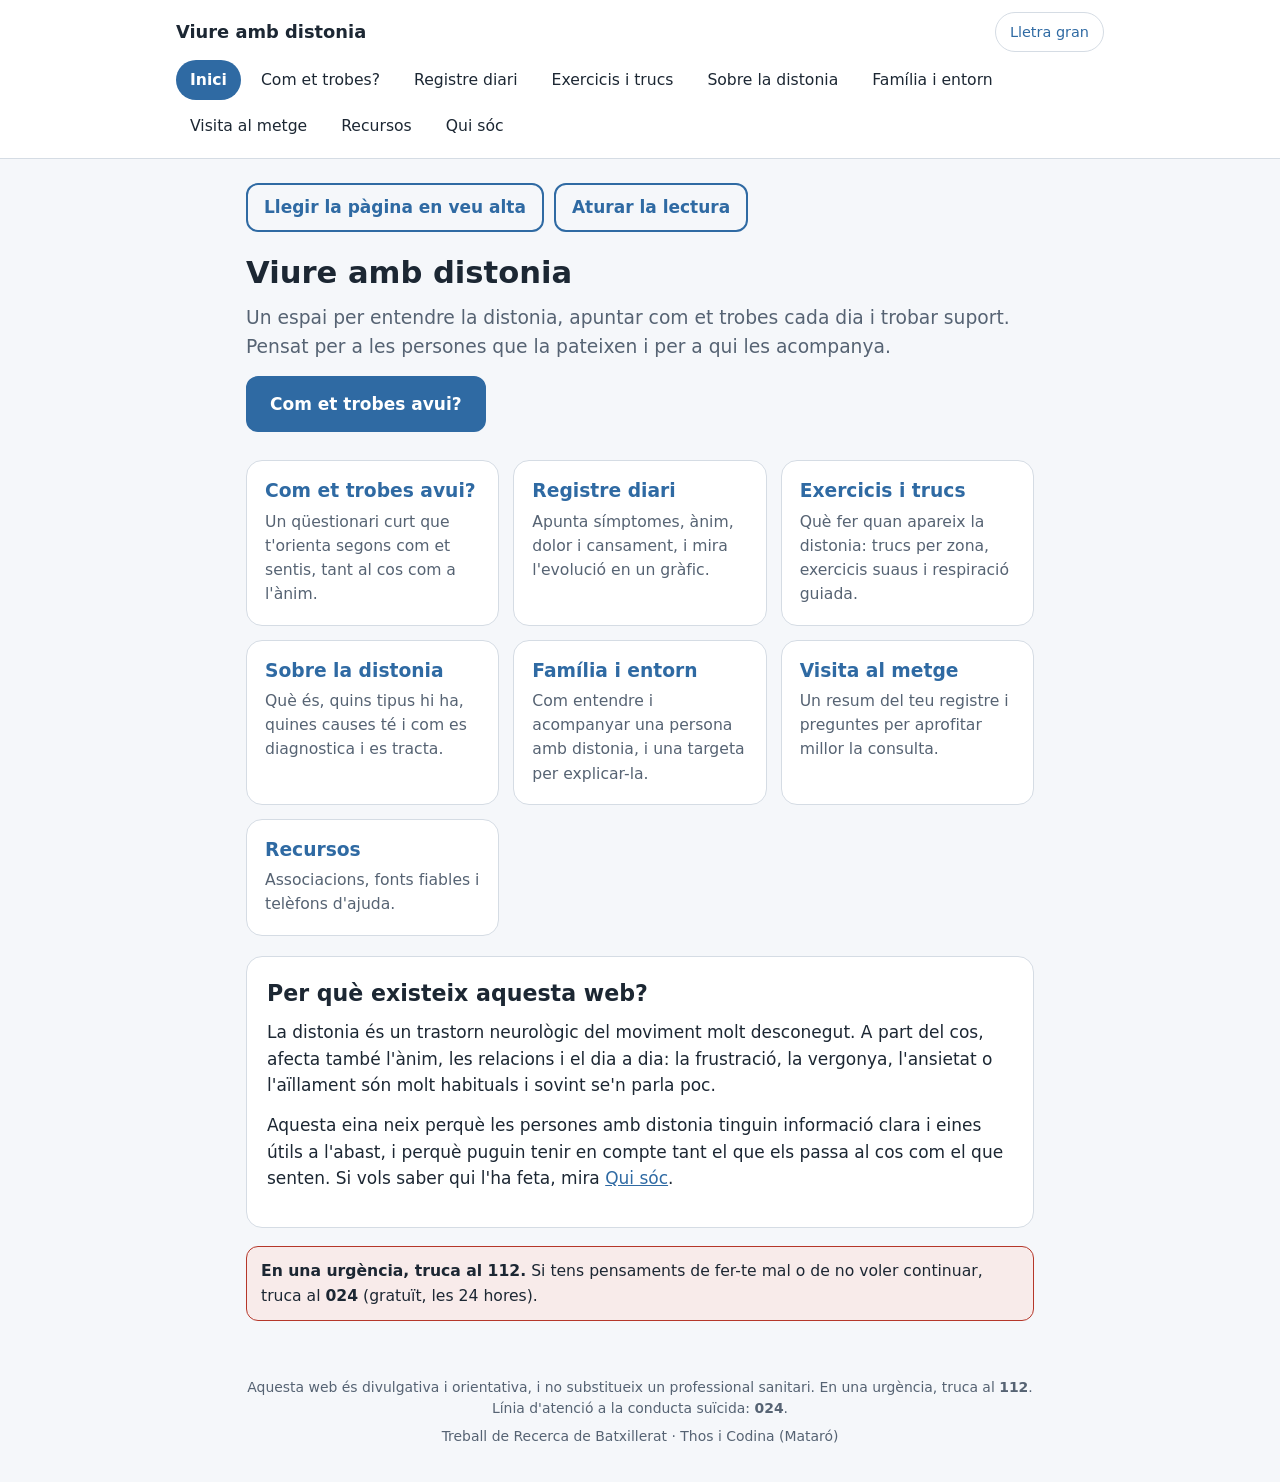
<file: index.html>
<!DOCTYPE html>
<html lang="ca">
<head>
  <meta charset="utf-8">
  <meta name="viewport" content="width=device-width, initial-scale=1">
  <meta name="description" content="Informació, orientació i registre diari per a persones amb distonia i per a qui les acompanya.">
  <title>Viure amb distonia · Informació, orientació i acompanyament</title>
  <link rel="stylesheet" href="style.css">
</head>
<body data-llegir>
  <div id="capcalera"></div>

  <main id="contingut">
    <section class="hero">
      <h1>Viure amb distonia</h1>
      <p class="lead">Un espai per entendre la distonia, apuntar com et trobes cada dia i trobar suport. Pensat per a les persones que la pateixen i per a qui les acompanya.</p>
      <a class="btn" href="orientacio.html">Com et trobes avui?</a>
    </section>

    <section class="graella" aria-label="Seccions de la web">
      <a class="targeta" href="orientacio.html">
        <h2>Com et trobes avui?</h2>
        <p>Un qüestionari curt que t'orienta segons com et sentis, tant al cos com a l'ànim.</p>
      </a>
      <a class="targeta" href="registre.html">
        <h2>Registre diari</h2>
        <p>Apunta símptomes, ànim, dolor i cansament, i mira l'evolució en un gràfic.</p>
      </a>
      <a class="targeta" href="fisioterapia.html">
        <h2>Exercicis i trucs</h2>
        <p>Què fer quan apareix la distonia: trucs per zona, exercicis suaus i respiració guiada.</p>
      </a>
      <a class="targeta" href="informacio.html">
        <h2>Sobre la distonia</h2>
        <p>Què és, quins tipus hi ha, quines causes té i com es diagnostica i es tracta.</p>
      </a>
      <a class="targeta" href="entorn.html">
        <h2>Família i entorn</h2>
        <p>Com entendre i acompanyar una persona amb distonia, i una targeta per explicar-la.</p>
      </a>
      <a class="targeta" href="visita.html">
        <h2>Visita al metge</h2>
        <p>Un resum del teu registre i preguntes per aprofitar millor la consulta.</p>
      </a>
      <a class="targeta" href="recursos.html">
        <h2>Recursos</h2>
        <p>Associacions, fonts fiables i telèfons d'ajuda.</p>
      </a>
    </section>

    <section class="card">
      <h2>Per què existeix aquesta web?</h2>
      <p>La distonia és un trastorn neurològic del moviment molt desconegut. A part del cos, afecta també l'ànim, les relacions i el dia a dia: la frustració, la vergonya, l'ansietat o l'aïllament són molt habituals i sovint se'n parla poc.</p>
      <p>Aquesta eina neix perquè les persones amb distonia tinguin informació clara i eines útils a l'abast, i perquè puguin tenir en compte tant el que els passa al cos com el que senten. Si vols saber qui l'ha feta, mira <a href="autor.html">Qui sóc</a>.</p>
    </section>

    <div class="avis urgent">
      <strong>En una urgència, truca al 112.</strong> Si tens pensaments de fer-te mal o de no voler continuar, truca al <strong>024</strong> (gratuït, les 24 hores).
    </div>
  </main>

  <div id="peu"></div>
  <script src="common.js"></script>
  <script src="veu.js"></script>
</body>
</html>
</file>
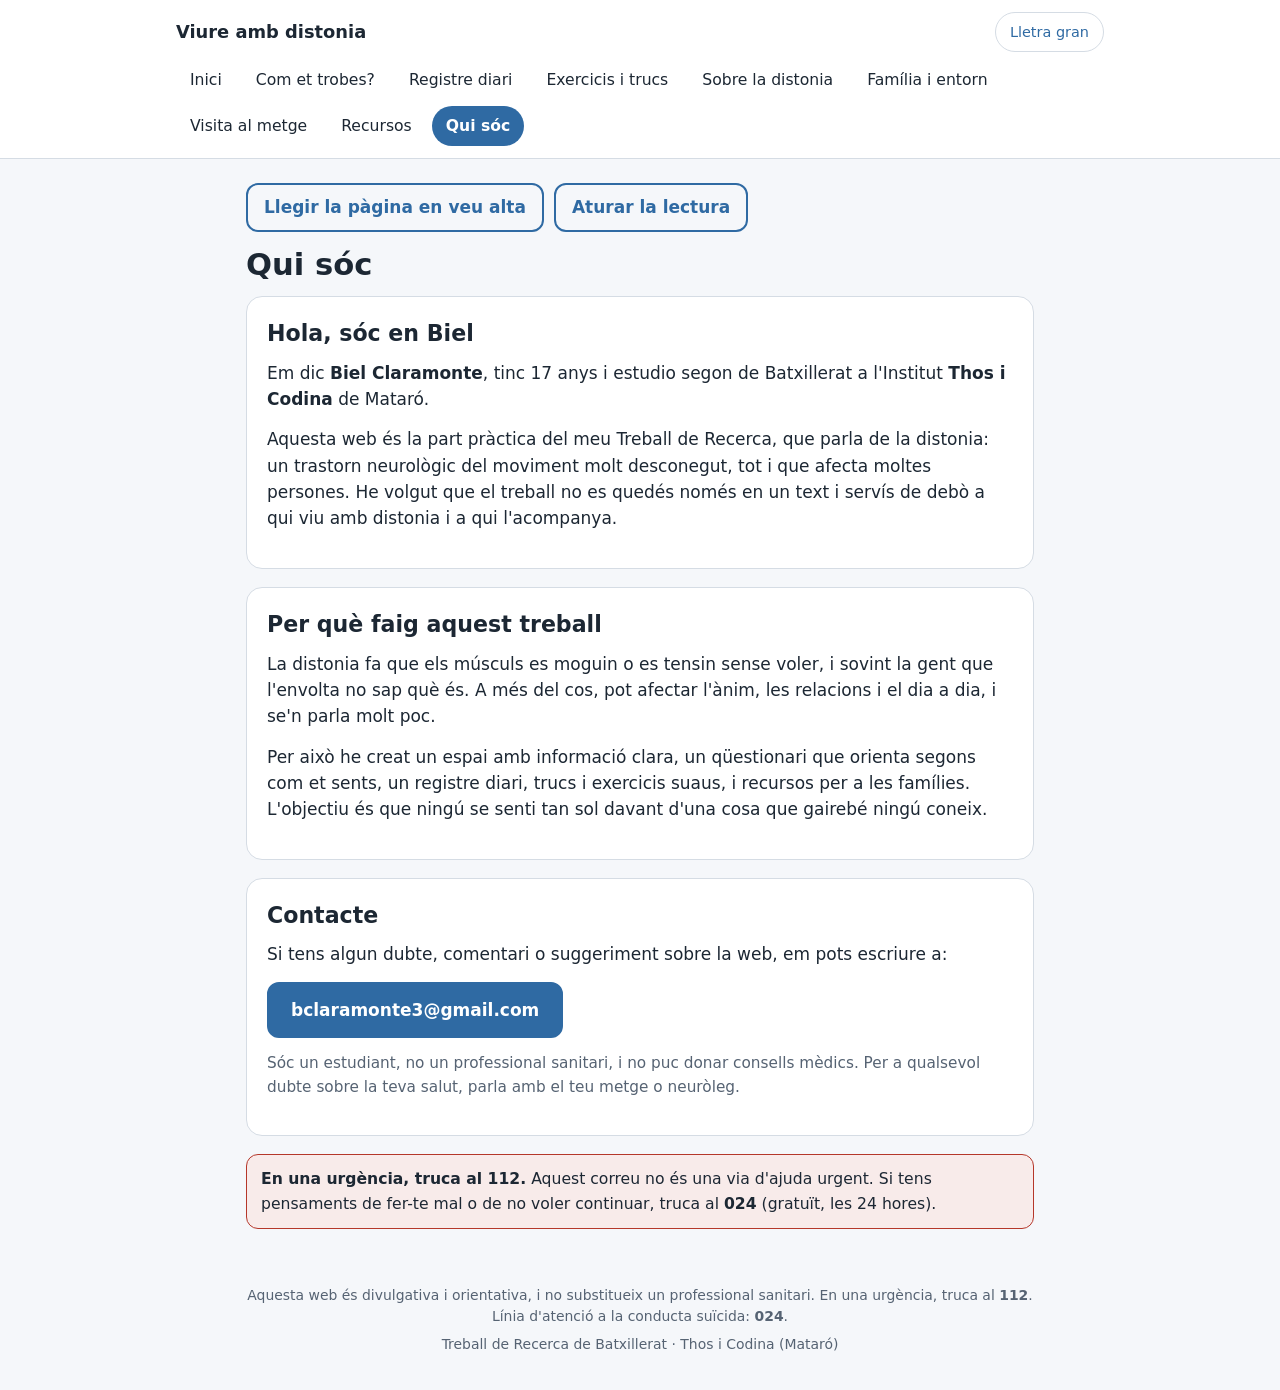
<file: autor.html>
<!DOCTYPE html>
<html lang="ca">
<head>
  <meta charset="utf-8">
  <meta name="viewport" content="width=device-width, initial-scale=1">
  <title>Qui sóc · Viure amb distonia</title>
  <link rel="stylesheet" href="style.css">
</head>
<body data-llegir>
  <div id="capcalera"></div>

  <main id="contingut">
    <h1>Qui sóc</h1>

    <section class="card">
      <h2>Hola, sóc en Biel</h2>
      <p>Em dic <strong>Biel Claramonte</strong>, tinc 17 anys i estudio segon de Batxillerat a l'Institut <strong>Thos i Codina</strong> de Mataró.</p>
      <p>Aquesta web és la part pràctica del meu Treball de Recerca, que parla de la distonia: un trastorn neurològic del moviment molt desconegut, tot i que afecta moltes persones. He volgut que el treball no es quedés només en un text i servís de debò a qui viu amb distonia i a qui l'acompanya.</p>
    </section>

    <section class="card">
      <h2>Per què faig aquest treball</h2>
      <p>La distonia fa que els músculs es moguin o es tensin sense voler, i sovint la gent que l'envolta no sap què és. A més del cos, pot afectar l'ànim, les relacions i el dia a dia, i se'n parla molt poc.</p>
      <p>Per això he creat un espai amb informació clara, un qüestionari que orienta segons com et sents, un registre diari, trucs i exercicis suaus, i recursos per a les famílies. L'objectiu és que ningú se senti tan sol davant d'una cosa que gairebé ningú coneix.</p>
    </section>

    <section class="card">
      <h2>Contacte</h2>
      <p>Si tens algun dubte, comentari o suggeriment sobre la web, em pots escriure a:</p>
      <p><a class="btn" href="mailto:bclaramonte3@gmail.com">bclaramonte3@gmail.com</a></p>
      <p class="muted">Sóc un estudiant, no un professional sanitari, i no puc donar consells mèdics. Per a qualsevol dubte sobre la teva salut, parla amb el teu metge o neuròleg.</p>
    </section>

    <div class="avis urgent">
      <strong>En una urgència, truca al 112.</strong> Aquest correu no és una via d'ajuda urgent. Si tens pensaments de fer-te mal o de no voler continuar, truca al <strong>024</strong> (gratuït, les 24 hores).
    </div>
  </main>

  <div id="peu"></div>
  <script src="common.js"></script>
  <script src="veu.js"></script>
</body>
</html>
</file>
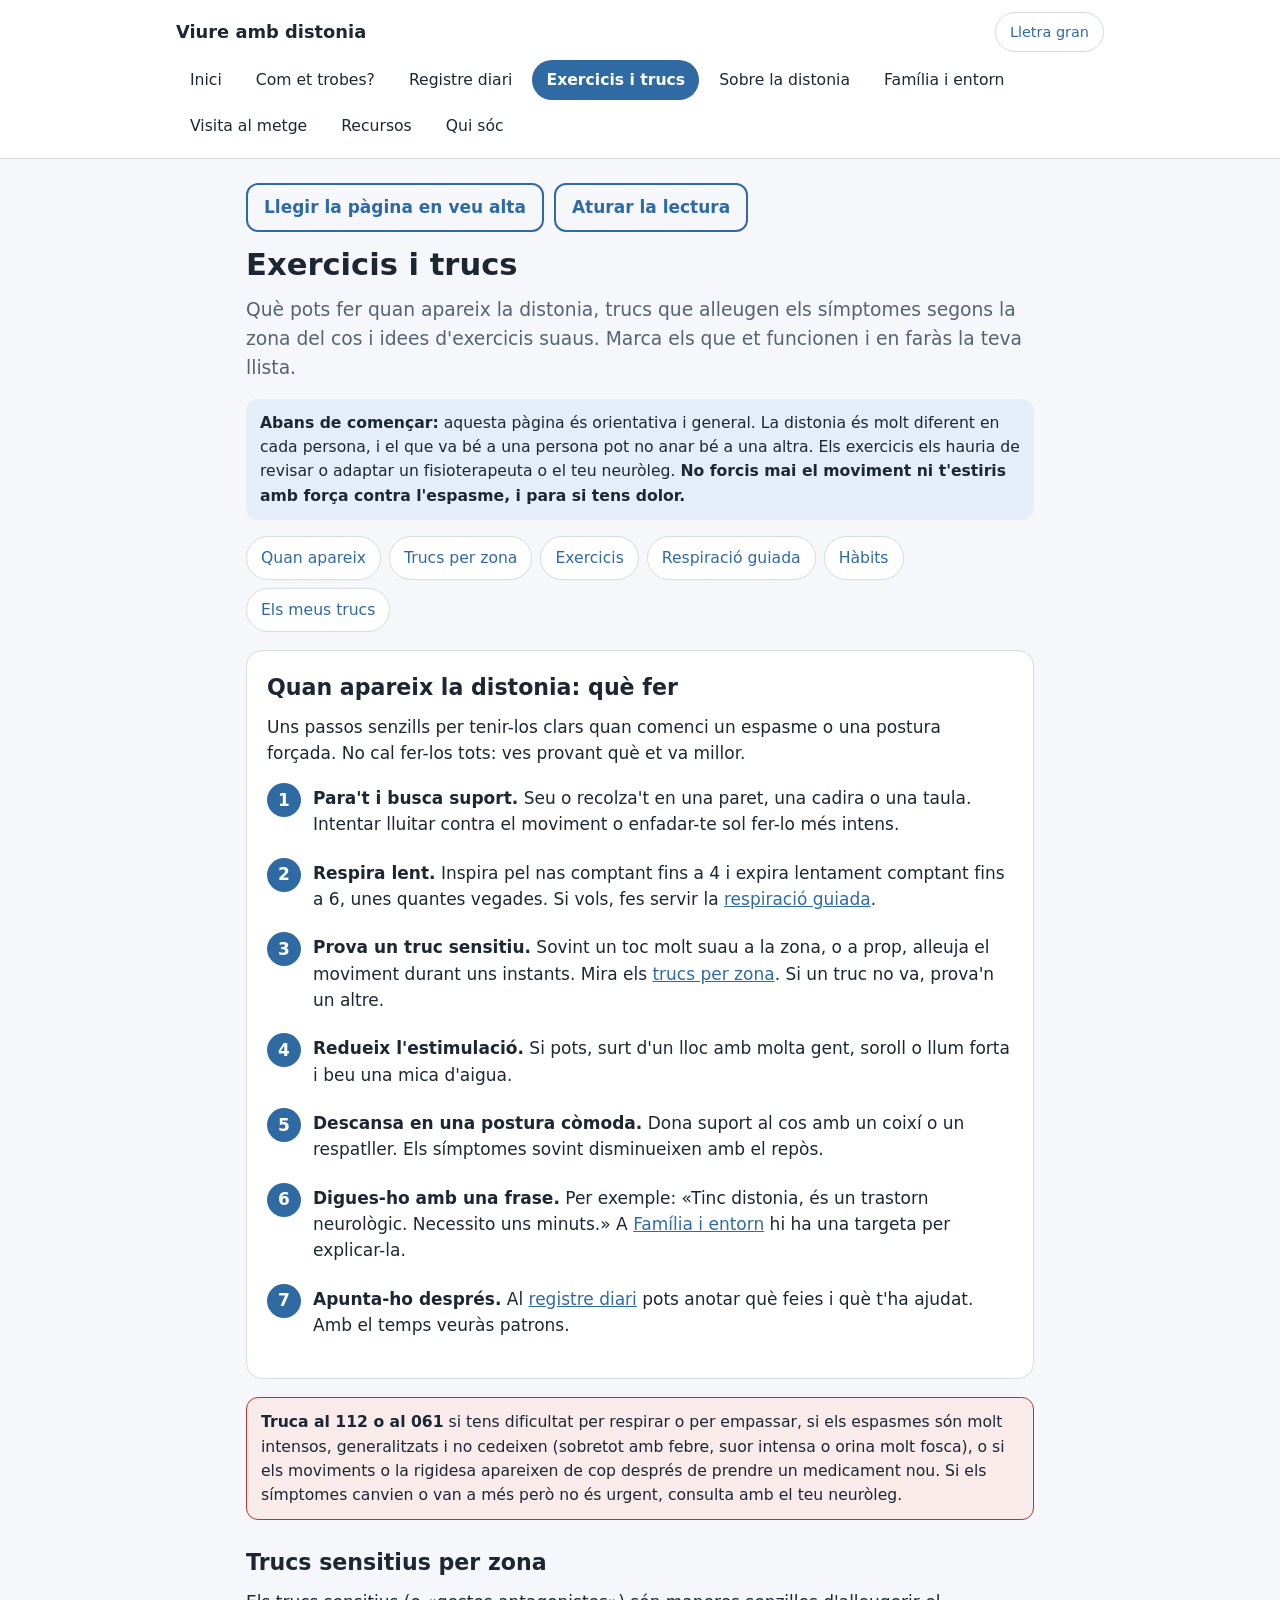
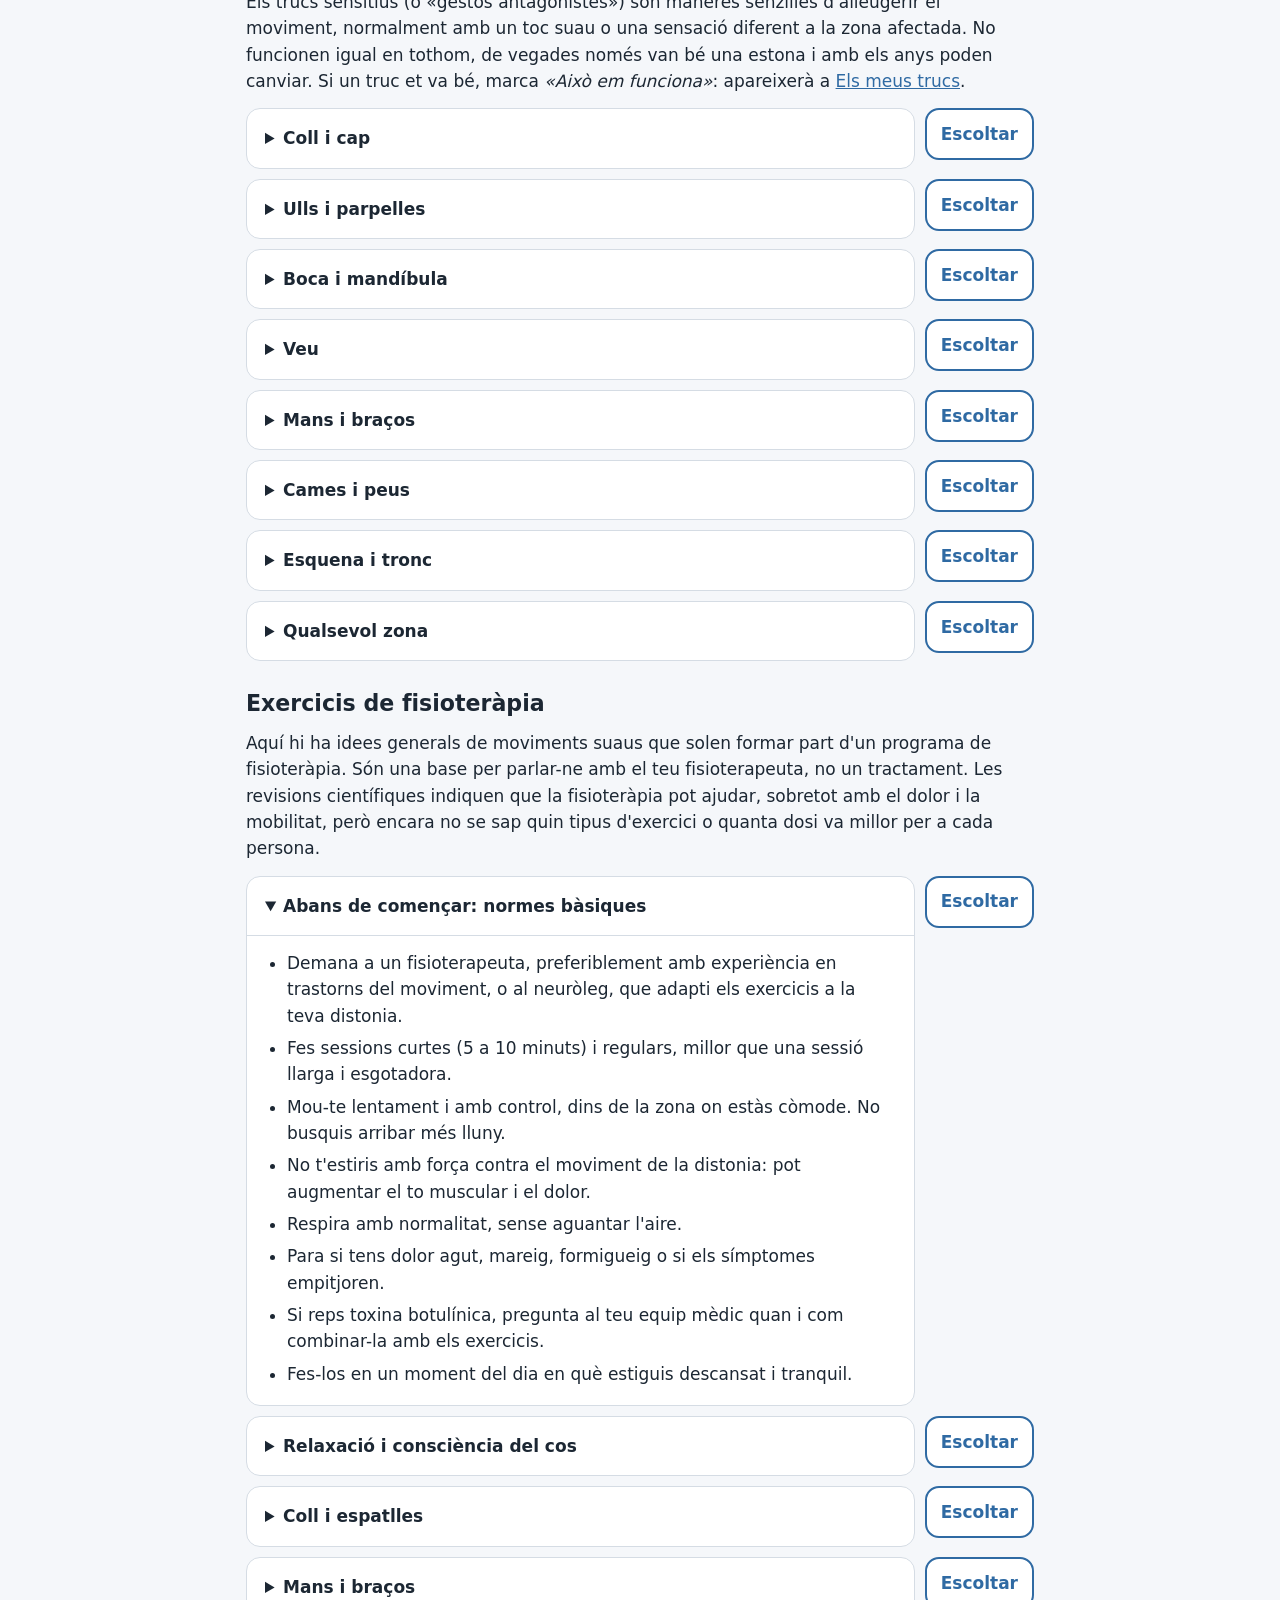
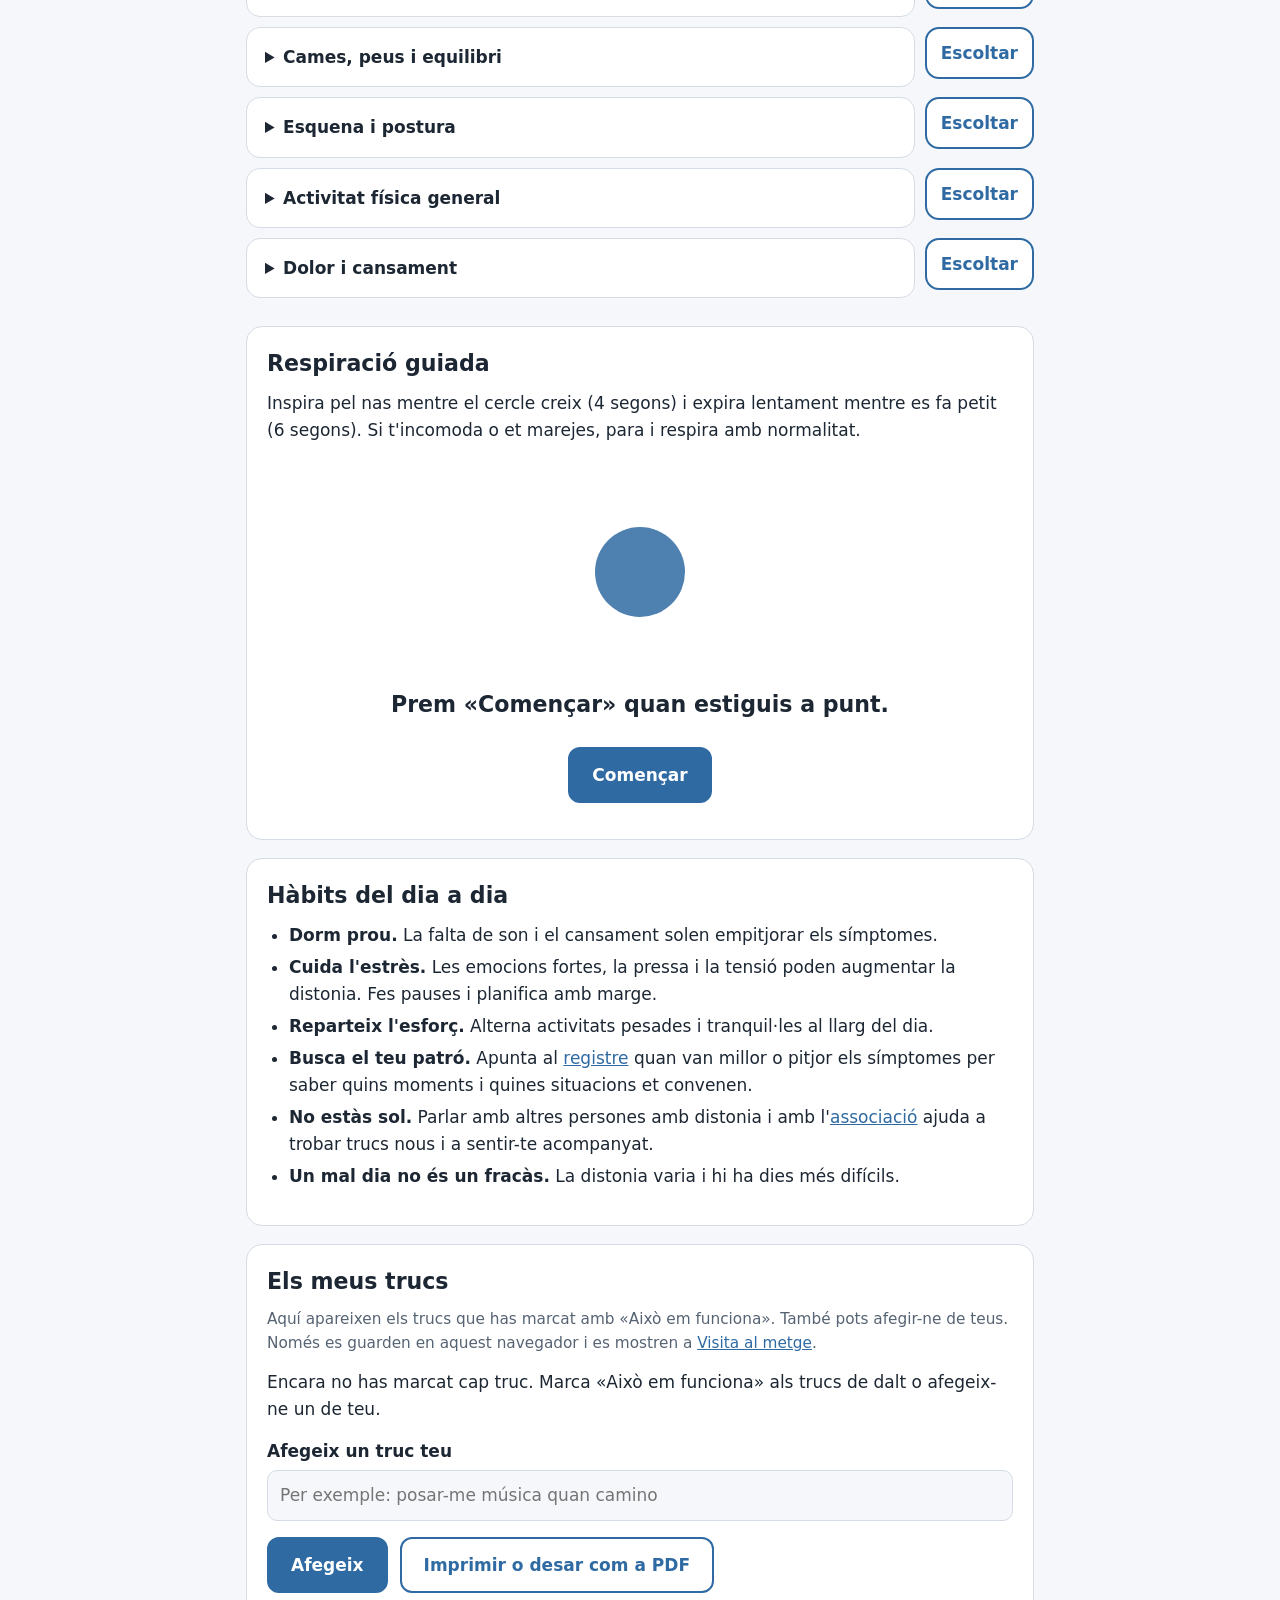
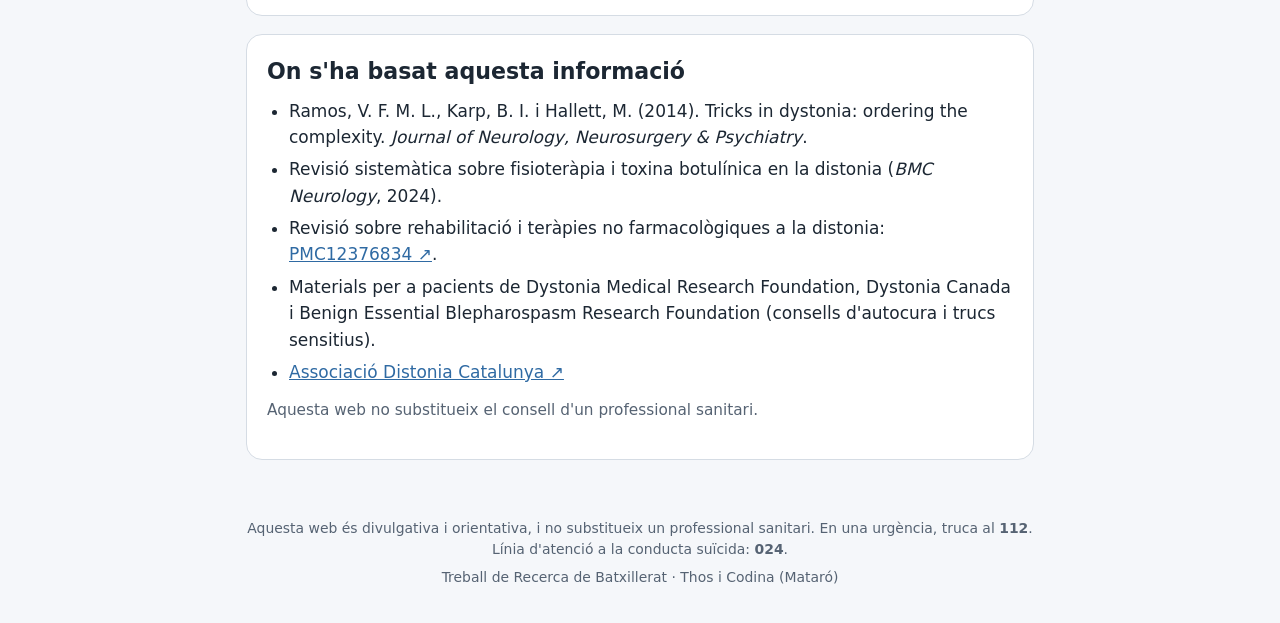
<file: fisioterapia.html>
<!DOCTYPE html>
<html lang="ca">
<head>
  <meta charset="utf-8">
  <meta name="viewport" content="width=device-width, initial-scale=1">
  <title>Exercicis i trucs · Viure amb distonia</title>
  <link rel="stylesheet" href="style.css">
</head>
<body data-llegir>
  <div id="capcalera"></div>

  <main id="contingut">
    <h1>Exercicis i trucs</h1>
    <p class="lead">Què pots fer quan apareix la distonia, trucs que alleugen els símptomes segons la zona del cos i idees d'exercicis suaus. Marca els que et funcionen i en faràs la teva llista.</p>

    <div class="avis">
      <strong>Abans de començar:</strong> aquesta pàgina és orientativa i general. La distonia és molt diferent en cada persona, i el que va bé a una persona pot no anar bé a una altra. Els exercicis els hauria de revisar o adaptar un fisioterapeuta o el teu neuròleg. <strong>No forcis mai el moviment ni t'estiris amb força contra l'espasme, i para si tens dolor.</strong>
    </div>

    <ul class="salts no-print" aria-label="Salta a un apartat">
      <li><a href="#quan">Quan apareix</a></li>
      <li><a href="#trucs">Trucs per zona</a></li>
      <li><a href="#exercicis">Exercicis</a></li>
      <li><a href="#respiracio">Respiració guiada</a></li>
      <li><a href="#habits">Hàbits</a></li>
      <li><a href="#meus">Els meus trucs</a></li>
    </ul>

    <!-- ===== QUAN APAREIX ===== -->
    <section class="card" id="quan">
      <h2>Quan apareix la distonia: què fer</h2>
      <p>Uns passos senzills per tenir-los clars quan comenci un espasme o una postura forçada. No cal fer-los tots: ves provant què et va millor.</p>
      <ol class="passos">
        <li><strong>Para't i busca suport.</strong> Seu o recolza't en una paret, una cadira o una taula. Intentar lluitar contra el moviment o enfadar-te sol fer-lo més intens.</li>
        <li><strong>Respira lent.</strong> Inspira pel nas comptant fins a 4 i expira lentament comptant fins a 6, unes quantes vegades. Si vols, fes servir la <a href="#respiracio">respiració guiada</a>.</li>
        <li><strong>Prova un truc sensitiu.</strong> Sovint un toc molt suau a la zona, o a prop, alleuja el moviment durant uns instants. Mira els <a href="#trucs">trucs per zona</a>. Si un truc no va, prova'n un altre.</li>
        <li><strong>Redueix l'estimulació.</strong> Si pots, surt d'un lloc amb molta gent, soroll o llum forta i beu una mica d'aigua.</li>
        <li><strong>Descansa en una postura còmoda.</strong> Dona suport al cos amb un coixí o un respatller. Els símptomes sovint disminueixen amb el repòs.</li>
        <li><strong>Digues-ho amb una frase.</strong> Per exemple: «Tinc distonia, és un trastorn neurològic. Necessito uns minuts.» A <a href="entorn.html">Família i entorn</a> hi ha una targeta per explicar-la.</li>
        <li><strong>Apunta-ho després.</strong> Al <a href="registre.html">registre diari</a> pots anotar què feies i què t'ha ajudat. Amb el temps veuràs patrons.</li>
      </ol>
    </section>

    <div class="avis urgent">
      <strong>Truca al 112 o al 061</strong> si tens dificultat per respirar o per empassar, si els espasmes són molt intensos, generalitzats i no cedeixen (sobretot amb febre, suor intensa o orina molt fosca), o si els moviments o la rigidesa apareixen de cop després de prendre un medicament nou. Si els símptomes canvien o van a més però no és urgent, consulta amb el teu neuròleg.
    </div>

    <!-- ===== TRUCS PER ZONA ===== -->
    <h2 id="trucs" style="margin-top:28px">Trucs sensitius per zona</h2>
    <p>Els trucs sensitius (o «gestos antagonistes») són maneres senzilles d'alleugerir el moviment, normalment amb un toc suau o una sensació diferent a la zona afectada. No funcionen igual en tothom, de vegades només van bé una estona i amb els anys poden canviar. Si un truc et va bé, marca <em>«Això em funciona»</em>: apareixerà a <a href="#meus">Els meus trucs</a>.</p>
    <div id="zones-trucs" style="margin-top:12px"></div>

    <!-- ===== EXERCICIS ===== -->
    <h2 id="exercicis" style="margin-top:28px">Exercicis de fisioteràpia</h2>
    <p>Aquí hi ha idees generals de moviments suaus que solen formar part d'un programa de fisioteràpia. Són una base per parlar-ne amb el teu fisioterapeuta, no un tractament. Les revisions científiques indiquen que la fisioteràpia pot ajudar, sobretot amb el dolor i la mobilitat, però encara no se sap quin tipus d'exercici o quanta dosi va millor per a cada persona.</p>

    <div id="acordions-ex" style="margin-top:12px">
      <details class="acordio" open>
        <summary>Abans de començar: normes bàsiques</summary>
        <div class="cos">
          <ul>
            <li>Demana a un fisioterapeuta, preferiblement amb experiència en trastorns del moviment, o al neuròleg, que adapti els exercicis a la teva distonia.</li>
            <li>Fes sessions curtes (5 a 10 minuts) i regulars, millor que una sessió llarga i esgotadora.</li>
            <li>Mou-te lentament i amb control, dins de la zona on estàs còmode. No busquis arribar més lluny.</li>
            <li>No t'estiris amb força contra el moviment de la distonia: pot augmentar el to muscular i el dolor.</li>
            <li>Respira amb normalitat, sense aguantar l'aire.</li>
            <li>Para si tens dolor agut, mareig, formigueig o si els símptomes empitjoren.</li>
            <li>Si reps toxina botulínica, pregunta al teu equip mèdic quan i com combinar-la amb els exercicis.</li>
            <li>Fes-los en un moment del dia en què estiguis descansat i tranquil.</li>
          </ul>
        </div>
      </details>

      <details class="acordio">
        <summary>Relaxació i consciència del cos</summary>
        <div class="cos">
          <p>L'estrès i la tensió poden fer més intensos els símptomes, i per això la relaxació forma part de molts programes.</p>
          <ul>
            <li><strong>Respiració lenta:</strong> prova la <a href="#respiracio">respiració guiada</a> 2 o 3 minuts, un o dos cops al dia.</li>
            <li><strong>Relaxació muscular:</strong> estirat o assegut, tensa suaument una zona que no estigui afectada per la distonia (per exemple, els peus o les mans) durant 5 segons i deixa-la anar del tot. Repeteix amb altres zones.</li>
            <li><strong>Escaneig del cos:</strong> amb els ulls tancats, porta l'atenció a cada part del cos, dels peus al cap, i nota si hi ha tensió sense intentar canviar-la.</li>
            <li><strong>Música tranquil·la o mindfulness:</strong> uns minuts al dia ajuden molta gent a baixar l'activació.</li>
          </ul>
        </div>
      </details>

      <details class="acordio">
        <summary>Coll i espatlles</summary>
        <div class="cos">
          <p>Si la distonia afecta el coll, aquests moviments suaus poden ajudar a mantenir la mobilitat. Si el coll tira molt, fes-los estirat de cara amunt amb el cap ben recolzat.</p>
          <ul>
            <li><strong>Pujar i deixar caure les espatlles:</strong> puja-les cap a les orelles, mantén 3 segons i deixa-les anar. 5 vegades.</li>
            <li><strong>Cercles d'espatlles:</strong> dibuixa cercles lents cap enrere. 5 vegades.</li>
            <li><strong>Barbeta cap endins:</strong> mira endavant i porta la barbeta suaument cap al coll, com si fessis «papada», sense baixar el cap. Mantén 3 segons. 5 vegades.</li>
            <li><strong>Girar el cap lentament:</strong> només fins on et sigui còmode, sense forçar el límit. 5 vegades a cada costat.</li>
            <li><strong>Omòplats:</strong> porta-les enrere i una mica cap avall, com si les juntessis. Mantén 3 segons. 5 vegades.</li>
          </ul>
        </div>
      </details>

      <details class="acordio">
        <summary>Mans i braços</summary>
        <div class="cos">
          <p>Fes-los sense dolor i sense repetir el gest que et provoca l'espasme (per exemple, escriure). En una distonia de mà, un terapeuta ocupacional o fisioterapeuta pot proposar un reentrenament específic.</p>
          <ul>
            <li><strong>Obrir i tancar la mà:</strong> lentament, 10 vegades.</li>
            <li><strong>Tocar cada dit amb el polze:</strong> un a un, amb calma.</li>
            <li><strong>Canell:</strong> amb l'avantbraç recolzat a la taula, doblega i estira suaument el canell. 5 vegades.</li>
            <li><strong>Pilota tova:</strong> aprieta-la lleugerament 5 segons i deixa-la anar. No apretis fort.</li>
            <li><strong>Braços:</strong> aixeca els braços endavant fins on puguis i baixa'ls lentament.</li>
          </ul>
        </div>
      </details>

      <details class="acordio">
        <summary>Cames, peus i equilibri</summary>
        <div class="cos">
          <p>Fes-los a prop d'una paret o una taula per agafar-te si cal.</p>
          <ul>
            <li><strong>Seure i aixecar-se d'una cadira:</strong> 5 vegades, amb calma.</li>
            <li><strong>Caminar al lloc,</strong> aixecant els genolls suaument, 1 minut.</li>
            <li><strong>Caminar seguint un ritme:</strong> amb música o comptant «un, dos», amb passos amplis i posant primer el taló. Pot ajudar a ordenar la marxa.</li>
            <li><strong>Equilibri:</strong> amb les mans recolzades a una taula, aguanta't sobre un peu uns segons i canvia.</li>
            <li><strong>Turmells:</strong> assegut, dibuixa cercles lents amb el peu a cada costat.</li>
            <li><strong>Practica davant d'un mirall</strong> per veure com poses el cos mentre camines.</li>
          </ul>
        </div>
      </details>

      <details class="acordio">
        <summary>Esquena i postura</summary>
        <div class="cos">
          <ul>
            <li><strong>Balanceig de genolls:</strong> estirat de cara amunt, amb els genolls doblegats, deixa caure'ls suaument d'un costat i de l'altre. 5 vegades.</li>
            <li><strong>Inclinar la pelvis:</strong> en la mateixa posició, aplana l'esquena contra el terra i torna a la posició inicial. 10 vegades.</li>
            <li><strong>Revisa la postura:</strong> davant d'un mirall o d'un marc de porta, nota si el cap i les espatlles estan alineats. Pots fer-ho unes quantes vegades al dia.</li>
            <li><strong>Canvia de postura</strong> cada 30 o 45 minuts: aixeca't, camina una mica i estira't suaument.</li>
          </ul>
        </div>
      </details>

      <details class="acordio">
        <summary>Activitat física general</summary>
        <div class="cos">
          <p>Moltes associacions de pacients recomanen mantenir-se actiu, perquè ajuda a l'ànim, a la son i a la salut en general. Els estudis sobre quin exercici és millor per a la distonia encara són pocs.</p>
          <ul>
            <li>Caminar, aquagym o natació (l'aigua tèbia sosté el cos i relaxa).</li>
            <li>Bicicleta estàtica, que és estable i controlada.</li>
            <li>Tai-txi, ioga suau o pilates adaptat.</li>
            <li>Ballar o moure's amb música.</li>
          </ul>
          <p>Escull l'activitat que t'agradi, comença poc a poc i ves-la augmentant.</p>
        </div>
      </details>

      <details class="acordio">
        <summary>Dolor i cansament</summary>
        <div class="cos">
          <ul>
            <li><strong>Calor suau:</strong> dutxa tèbia, borsa d'aigua calenta tapada amb un drap o manta elèctrica a baixa temperatura, mai a sobre de la pell durant molta estona.</li>
            <li><strong>Massatge suau</strong> a les zones tenses. Evita prémer fort.</li>
            <li><strong>Pauses:</strong> divideix les tasques i descansa abans d'estar esgotat.</li>
            <li><strong>Adapta el lloc de treball o d'estudi:</strong> cadira amb suport, pantalla a l'alçada dels ulls, bolígrafs gruixuts, dictat per veu.</li>
            <li>Si el dolor és constant o va a més, parla'n amb el teu equip mèdic: hi ha tractaments que hi poden ajudar.</li>
          </ul>
        </div>
      </details>
    </div>

    <!-- ===== RESPIRACIÓ ===== -->
    <section class="card" id="respiracio" style="margin-top:28px">
      <h2>Respiració guiada</h2>
      <p>Inspira pel nas mentre el cercle creix (4 segons) i expira lentament mentre es fa petit (6 segons). Si t'incomoda o et marejes, para i respira amb normalitat.</p>
      <div class="no-llegir">
        <div class="resp-escena" aria-hidden="true"><div class="resp-cercle" id="resp-cercle"></div></div>
        <p class="resp-text" id="resp-text" role="status" aria-live="off">Prem «Començar» quan estiguis a punt.</p>
        <div class="fila" style="justify-content:center">
          <button type="button" class="btn" id="resp-btn" aria-pressed="false">Començar</button>
        </div>
        <p class="muted" id="resp-cicles" style="text-align:center"></p>
      </div>
    </section>

    <!-- ===== HÀBITS ===== -->
    <section class="card" id="habits">
      <h2>Hàbits del dia a dia</h2>
      <ul>
        <li><strong>Dorm prou.</strong> La falta de son i el cansament solen empitjorar els símptomes.</li>
        <li><strong>Cuida l'estrès.</strong> Les emocions fortes, la pressa i la tensió poden augmentar la distonia. Fes pauses i planifica amb marge.</li>
        <li><strong>Reparteix l'esforç.</strong> Alterna activitats pesades i tranquil·les al llarg del dia.</li>
        <li><strong>Busca el teu patró.</strong> Apunta al <a href="registre.html">registre</a> quan van millor o pitjor els símptomes per saber quins moments i quines situacions et convenen.</li>
        <li><strong>No estàs sol.</strong> Parlar amb altres persones amb distonia i amb l'<a href="recursos.html">associació</a> ajuda a trobar trucs nous i a sentir-te acompanyat.</li>
        <li><strong>Un mal dia no és un fracàs.</strong> La distonia varia i hi ha dies més difícils.</li>
      </ul>
    </section>

    <!-- ===== ELS MEUS TRUCS ===== -->
    <section class="card meus-trucs" id="meus">
      <h2>Els meus trucs</h2>
      <p class="muted no-print">Aquí apareixen els trucs que has marcat amb «Això em funciona». També pots afegir-ne de teus. Només es guarden en aquest navegador i es mostren a <a href="visita.html">Visita al metge</a>.</p>
      <div id="llista-meus"></div>
      <form id="form-propi" class="no-print" style="margin-top:16px">
        <label class="camp" for="truc-propi">Afegeix un truc teu
          <input type="text" id="truc-propi" maxlength="160" placeholder="Per exemple: posar-me música quan camino">
        </label>
        <div class="fila esquerra">
          <button class="btn" type="submit">Afegeix</button>
          <button class="btn-sec" type="button" id="imprimeix-trucs">Imprimir o desar com a PDF</button>
        </div>
      </form>
    </section>

    <!-- ===== FONTS ===== -->
    <section class="card">
      <h2>On s'ha basat aquesta informació</h2>
      <ul>
        <li>Ramos, V. F. M. L., Karp, B. I. i Hallett, M. (2014). Tricks in dystonia: ordering the complexity. <em>Journal of Neurology, Neurosurgery &amp; Psychiatry</em>.</li>
        <li>Revisió sistemàtica sobre fisioteràpia i toxina botulínica en la distonia (<em>BMC Neurology</em>, 2024).</li>
        <li>Revisió sobre rehabilitació i teràpies no farmacològiques a la distonia: <a href="https://pmc.ncbi.nlm.nih.gov/articles/PMC12376834/" target="_blank" rel="noopener">PMC12376834 ↗</a>.</li>
        <li>Materials per a pacients de Dystonia Medical Research Foundation, Dystonia Canada i Benign Essential Blepharospasm Research Foundation (consells d'autocura i trucs sensitius).</li>
        <li><a href="https://distonia.cat/" target="_blank" rel="noopener">Associació Distonia Catalunya ↗</a></li>
      </ul>
      <p class="muted">Aquesta web no substitueix el consell d'un professional sanitari.</p>
    </section>
  </main>

  <div id="peu"></div>
  <script src="common.js"></script>
  <script src="veu.js"></script>
  <script>
    (function () {
      var CLAU = "distonia_trucs_v1";
      var $ = function (id) { return document.getElementById(id); };
      function el(tag, cls, text) {
        var e = document.createElement(tag);
        if (cls) e.className = cls;
        if (text !== undefined) e.textContent = text;
        return e;
      }

      var ZONES = [
        { id: "coll", nom: "Coll i cap" },
        { id: "ulls", nom: "Ulls i parpelles" },
        { id: "boca", nom: "Boca i mandíbula" },
        { id: "veu", nom: "Veu" },
        { id: "mans", nom: "Mans i braços" },
        { id: "cames", nom: "Cames i peus" },
        { id: "tronc", nom: "Esquena i tronc" },
        { id: "gen", nom: "Qualsevol zona" }
      ];

      var TRUCS = [
        { id: "coll1", z: "coll", t: "Un toc suau a la cara o al clatell", d: "Posa un dit o la mà molt suaument a la galta, la barbeta, el costat del cap o la nuca, sense empènyer. És el truc sensitiu més conegut." },
        { id: "coll2", z: "coll", t: "Recolzar el cap", d: "Fes servir un respatller alt, un coll de viatge o un coixí. Al cotxe, ajusta bé el reposacaps." },
        { id: "coll3", z: "coll", t: "Mirall o línia vertical", d: "Posa't davant d'un mirall o d'un marc de porta per notar la posició del cap i alinear-lo suaument." },
        { id: "coll4", z: "coll", t: "Calor suau", d: "Una dutxa tèbia o una manta elèctrica a baixa temperatura pot relaxar la musculatura del coll." },

        { id: "ulls1", z: "ulls", t: "Ulleres de sol o cristalls tintats", d: "La llum forta sol empitjorar els símptomes. Unes ulleres fosques o amb tint poden alleugerir-los." },
        { id: "ulls2", z: "ulls", t: "Tocar prop dels ulls", d: "Toca suaument les celles, les temples o el pont del nas." },
        { id: "ulls3", z: "ulls", t: "Mastegar xiclet, taral·lejar o parlar", d: "A algunes persones els alleugera el parpelleig forçat." },
        { id: "ulls4", z: "ulls", t: "Llàgrimes artificials", d: "Si tens els ulls secs, empitjora la molèstia. Pregunta a l'oftalmòleg quines et convenen." },

        { id: "boca1", z: "boca", t: "Mastegar xiclet o tenir un objecte petit a la boca", d: "Per exemple, un xiclet o un bastonet net. A algunes persones els ajuda a controlar els moviments de la mandíbula." },
        { id: "boca2", z: "boca", t: "Tocar els llavis, la barbeta o la galta", d: "Amb un dit i molt suaument." },
        { id: "boca3", z: "boca", t: "Menjar amb calma", d: "Talla el menjar a trossos petits, menja a poc a poc i beu aigua entre mos. Si t'encalles o tosses sovint, consulta amb el metge." },

        { id: "veu1", z: "veu", t: "Cantar, taral·lejar, xiuxiuejar o riure", d: "A moltes persones amb distonia a la veu els resulta més fàcil que parlar." },
        { id: "veu2", z: "veu", t: "Parlar amb calma", d: "Respira abans de començar la frase, fes pauses i evita parlar amb molt de soroll de fons o per telèfon quan estiguis cansat." },

        { id: "mans1", z: "mans", t: "Canviar l'agafada o l'eina", d: "Prova bolígrafs gruixuts o amb goma, un llapis, un altre teclat, o dictar per veu en lloc d'escriure." },
        { id: "mans2", z: "mans", t: "Sostenir el canell o l'antebraç amb l'altra mà", d: "O posar la mà lliure a sobre del braç afectat." },
        { id: "mans3", z: "mans", t: "Guant fi o un objecte tou", d: "Algunes persones noten millora amb un guant fi o sostenint un objecte tou." },
        { id: "mans4", z: "mans", t: "Pauses freqüents", d: "Descansa uns minuts cada 15 o 20 minuts quan escrius o fas una tasca repetitiva." },

        { id: "cames1", z: "cames", t: "Caminar seguint un ritme", d: "Fes-ho amb música o comptant «un, dos». Pot ajudar a ordenar la marxa." },
        { id: "cames2", z: "cames", t: "Mà al maluc o a la cuixa", d: "Toca suaument el maluc, la cintura o la cuixa mentre camines." },
        { id: "cames3", z: "cames", t: "Caminar enrere o d'una altra manera", d: "A algunes persones els és més fàcil caminar enrere, de puntetes o més de pressa. Prova-ho només en un lloc segur i sense obstacles." },
        { id: "cames4", z: "cames", t: "Calçat estable", d: "Fes servir sabates còmodes i ben subjectes, i evita el taló alt." },

        { id: "tronc1", z: "tronc", t: "Recolzar l'esquena", d: "Posa l'esquena contra una paret o un respatller ferm." },
        { id: "tronc2", z: "tronc", t: "Una mà a la cintura o a l'abdomen", d: "El contacte suau pot alleugerir la postura del tronc." },
        { id: "tronc3", z: "tronc", t: "Estirar-te de cara amunt", d: "Sobre una superfície ferma i amb un coixí sota els genolls, per descansar l'esquena." },

        { id: "gen1", z: "gen", t: "Concentrar-te en una tasca", d: "Comptar, fer una activitat manual o una conversa et pot ajudar a desviar l'atenció." },
        { id: "gen2", z: "gen", t: "Massatge suau", d: "Sense prémer fort, a les zones tenses." },
        { id: "gen3", z: "gen", t: "Baixar l'estrès i el cansament", d: "Són factors que solen empitjorar els símptomes. Pausa i respira." }
      ];

      // ---------- emmagatzematge ----------
      function llegeix() {
        try {
          var d = JSON.parse(localStorage.getItem(CLAU));
          if (d && Array.isArray(d.marcats) && Array.isArray(d.propis)) return d;
        } catch (e) { /* res */ }
        return { marcats: [], propis: [] };
      }
      function escriu(d) { try { localStorage.setItem(CLAU, JSON.stringify(d)); } catch (e) { /* sense emmagatzematge */ } }
      function nomZona(id) { return ZONES.filter(function (z) { return z.id === id; })[0].nom; }
      function estaMarcat(d, id) { return d.marcats.some(function (m) { return m.id === id; }); }

      // ---------- pinta els trucs per zona ----------
      var checks = {};
      function pintaZones() {
        var dades = llegeix();
        ZONES.forEach(function (z) {
          var det = el("details", "acordio");
          det.appendChild(el("summary", null, z.nom));
          var cos = el("div", "cos");
          var ul = el("ul", "trucs");
          TRUCS.filter(function (t) { return t.z === z.id; }).forEach(function (t) {
            var li = el("li", "truc");
            li.appendChild(el("strong", null, t.t + ". "));
            li.appendChild(document.createTextNode(t.d));
            li.appendChild(document.createTextNode(" "));
            var lab = el("label", "chip no-llegir");
            var c = document.createElement("input");
            c.type = "checkbox";
            c.checked = estaMarcat(dades, t.id);
            c.setAttribute("aria-label", "Això em funciona: " + t.t);
            c.addEventListener("change", function () {
              var d = llegeix();
              d.marcats = d.marcats.filter(function (m) { return m.id !== t.id; });
              if (c.checked) d.marcats.push({ id: t.id, z: nomZona(t.z), t: t.t });
              escriu(d);
              pintaMeus();
            });
            checks[t.id] = c;
            lab.appendChild(c);
            lab.appendChild(el("span", null, "Això em funciona"));
            li.appendChild(lab);
            ul.appendChild(li);
          });
          cos.appendChild(ul);
          det.appendChild(cos);
          $("zones-trucs").appendChild(det);
        });
      }

      // ---------- Els meus trucs ----------
      function pintaMeus() {
        var cont = $("llista-meus");
        cont.replaceChildren();
        var d = llegeix();
        if (!d.marcats.length && !d.propis.length) {
          cont.appendChild(el("p", null, "Encara no has marcat cap truc. Marca «Això em funciona» als trucs de dalt o afegeix-ne un de teu."));
          return;
        }
        var ul = el("ul", "trucs");
        d.marcats.forEach(function (m) {
          var li = el("li", "truc");
          var s = el("span");
          s.appendChild(el("span", "truc-zona", m.z + ": "));
          s.appendChild(document.createTextNode(m.t));
          li.appendChild(s);
          var b = el("button", "enllac-btn no-print", "Treure");
          b.type = "button";
          b.setAttribute("aria-label", "Treure de la llista: " + m.t);
          b.addEventListener("click", function () {
            var dd = llegeix();
            dd.marcats = dd.marcats.filter(function (x) { return x.id !== m.id; });
            escriu(dd);
            if (checks[m.id]) checks[m.id].checked = false;
            pintaMeus();
          });
          li.appendChild(b);
          ul.appendChild(li);
        });
        d.propis.forEach(function (p) {
          var li = el("li", "truc");
          var s = el("span");
          s.appendChild(el("span", "truc-zona", "El meu truc: "));
          s.appendChild(document.createTextNode(p.t));
          li.appendChild(s);
          var b = el("button", "enllac-btn no-print", "Esborrar");
          b.type = "button";
          b.setAttribute("aria-label", "Esborrar el teu truc: " + p.t);
          b.addEventListener("click", function () {
            var dd = llegeix();
            dd.propis = dd.propis.filter(function (x) { return x.id !== p.id; });
            escriu(dd);
            pintaMeus();
          });
          li.appendChild(b);
          ul.appendChild(li);
        });
        cont.appendChild(ul);
      }

      $("form-propi").addEventListener("submit", function (e) {
        e.preventDefault();
        var inp = $("truc-propi");
        var t = inp.value.trim();
        if (!t) { inp.focus(); return; }
        var d = llegeix();
        d.propis.push({ id: "p" + Date.now(), t: t });
        escriu(d);
        inp.value = "";
        pintaMeus();
        inp.focus();
      });

      $("imprimeix-trucs").addEventListener("click", function () {
        document.body.classList.add("print-trucs");
        window.print();
      });
      window.addEventListener("afterprint", function () { document.body.classList.remove("print-trucs"); });

      pintaZones();
      pintaMeus();

      // ---------- respiració guiada ----------
      var cercle = $("resp-cercle"), text = $("resp-text"), btn = $("resp-btn"), cicles = $("resp-cicles");
      var actiu = false, timer = null, n = 0;

      function inspira() {
        if (!actiu) return;
        text.textContent = "Inspira pel nas…";
        cercle.style.transitionDuration = "4s";
        cercle.classList.add("gran");
        timer = setTimeout(expira, 4000);
      }
      function expira() {
        if (!actiu) return;
        text.textContent = "Expira lentament…";
        cercle.style.transitionDuration = "6s";
        cercle.classList.remove("gran");
        timer = setTimeout(function () {
          n++;
          cicles.textContent = n + (n === 1 ? " respiració feta" : " respiracions fetes");
          inspira();
        }, 6000);
      }
      function para() {
        actiu = false;
        clearTimeout(timer);
        cercle.style.transitionDuration = "1s";
        cercle.classList.remove("gran");
        btn.textContent = "Començar";
        btn.setAttribute("aria-pressed", "false");
        text.textContent = "Molt bé. Pots tornar a començar quan vulguis.";
      }
      btn.addEventListener("click", function () {
        if (actiu) { para(); return; }
        actiu = true; n = 0;
        cicles.textContent = "";
        btn.textContent = "Aturar";
        btn.setAttribute("aria-pressed", "true");
        inspira();
      });

      // Botó «Escoltar» a cada apartat desplegable (el codi és a veu.js)
      Veu.activaApartats(document.getElementById("zones-trucs"));
      Veu.activaApartats(document.getElementById("acordions-ex"));
    })();
  </script>
</body>
</html>
</file>
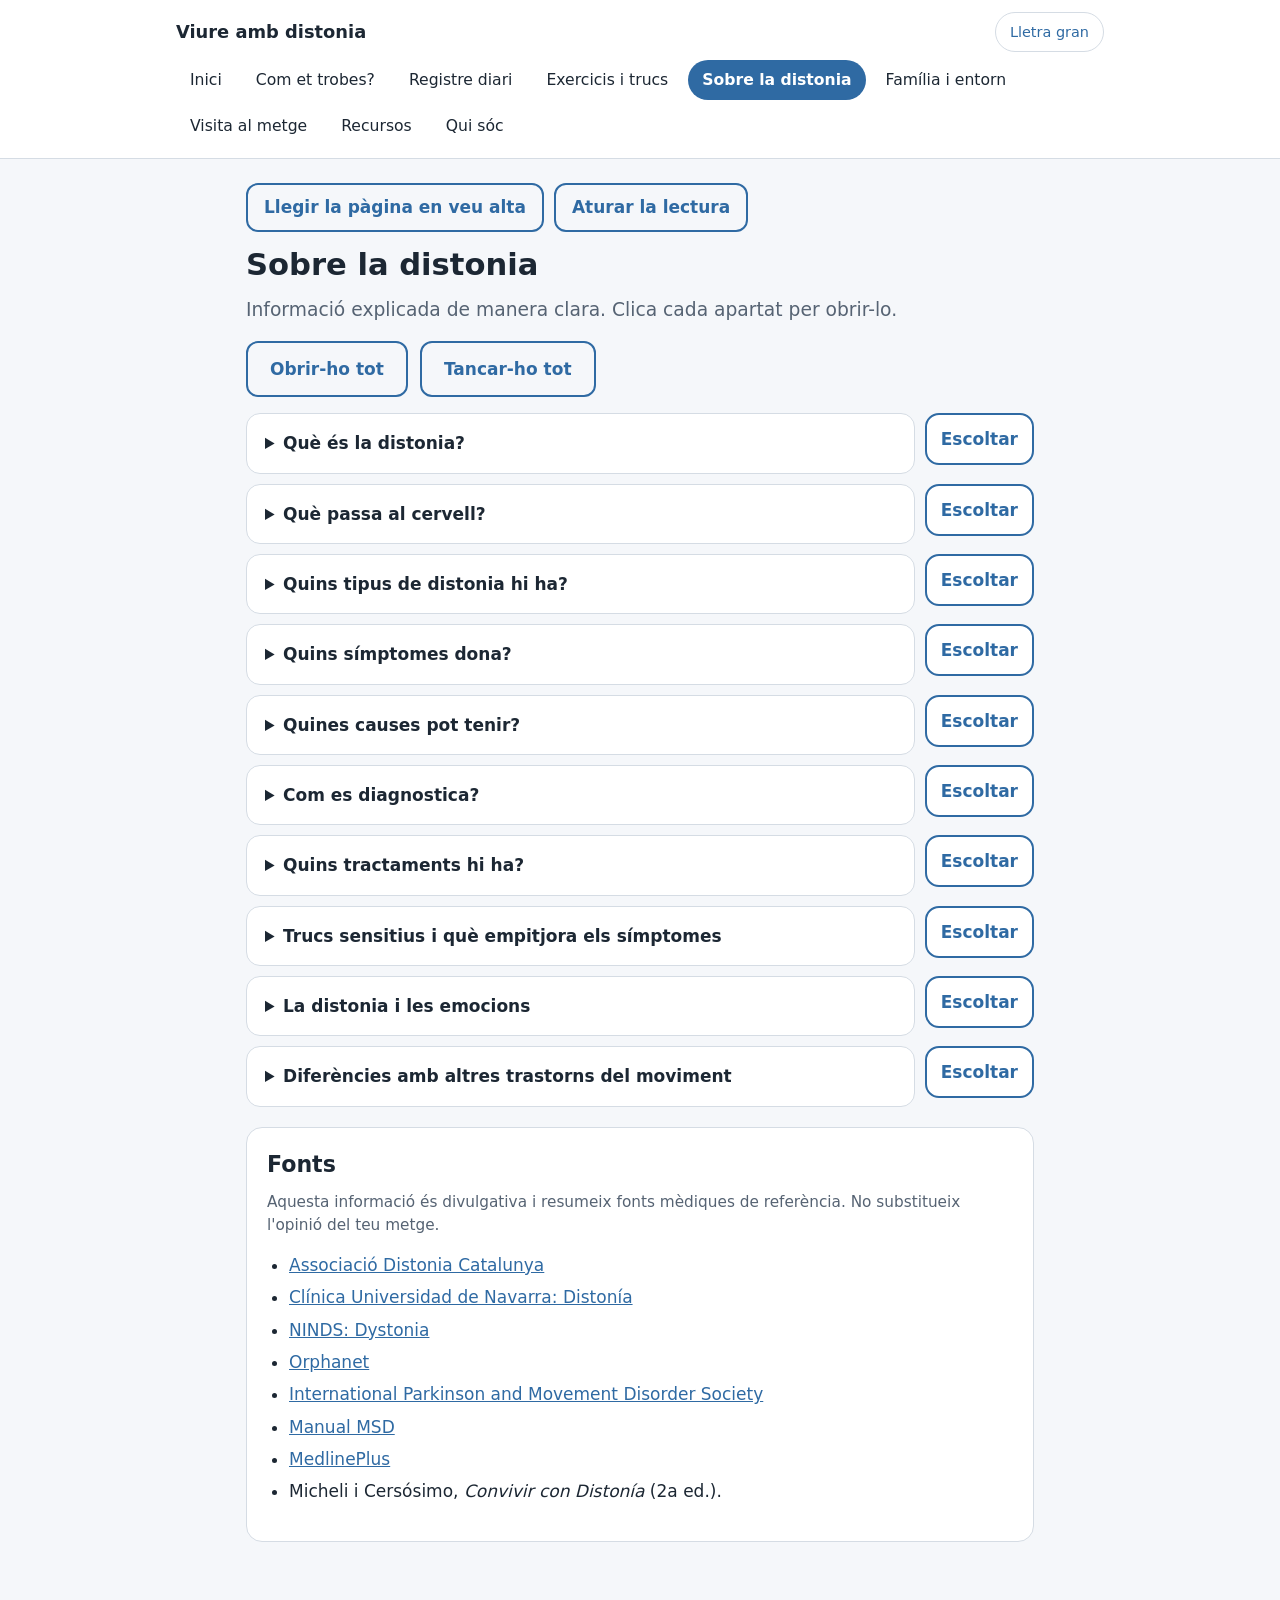
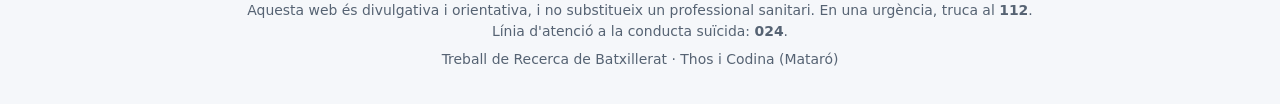
<file: informacio.html>
<!DOCTYPE html>
<html lang="ca">
<head>
  <meta charset="utf-8">
  <meta name="viewport" content="width=device-width, initial-scale=1">
  <title>Sobre la distonia · Viure amb distonia</title>
  <link rel="stylesheet" href="style.css">
</head>
<body data-llegir>
  <div id="capcalera"></div>

  <main id="contingut">
    <h1>Sobre la distonia</h1>
    <p class="lead">Informació explicada de manera clara. Clica cada apartat per obrir-lo.</p>

    <div class="fila esquerra no-print">
      <button class="btn-sec" type="button" id="obre">Obrir-ho tot</button>
      <button class="btn-sec" type="button" id="tanca">Tancar-ho tot</button>
    </div>

    <div id="acordions" style="margin-top:16px">

      <details class="acordio">
        <summary>Què és la distonia?</summary>
        <div class="cos">
          <p>La distonia és un trastorn neurològic del moviment. Els músculs es contrauen de manera involuntària, a vegades de forma sostinguda i a vegades de forma intermitent. Això provoca moviments de torsió repetitius i postures que no són normals.</p>
          <p>Passa perquè es contrauen alhora músculs que normalment treballen en sentit contrari: uns fan el moviment i els altres es relaxen. A la distonia, aquest equilibri falla.</p>
          <p>És un dels trastorns del moviment més freqüents després del Parkinson i el tremolor essencial, però continua sent poc coneguda i sovint costa aconseguir-ne un diagnòstic correcte.</p>
        </div>
      </details>

      <details class="acordio">
        <summary>Què passa al cervell?</summary>
        <div class="cos">
          <p>Els ganglis basals són un grup d'estructures que hi ha dins del cervell. No generen el moviment directament, però ajuden a decidir quins moviments s'han de fer, quins s'han d'aturar i amb quina força.</p>
          <p>A la distonia es creu que aquests circuits no funcionen bé i, per això, apareixen contraccions que no haurien de produir-se. Hi intervenen missatgers químics del cervell (neurotransmissors) com la dopamina, el GABA, el glutamat i l'acetilcolina.</p>
          <p>Encara no se sap amb exactitud tot el mecanisme. Probablement n'hi ha més d'un.</p>
        </div>
      </details>

      <details class="acordio">
        <summary>Quins tipus de distonia hi ha?</summary>
        <div class="cos">
          <h3>Segons quantes parts del cos afecta</h3>
          <ul>
            <li><strong>Focal:</strong> una sola part del cos (per exemple, el coll, les parpelles o una mà).</li>
            <li><strong>Segmentària:</strong> dues o més parts que estan juntes (per exemple, coll i cara).</li>
            <li><strong>Multifocal:</strong> dues o més parts que no estan connectades entre elles.</li>
            <li><strong>Generalitzada:</strong> el tronc i almenys dues zones més, sovint les cames.</li>
            <li><strong>Hemidistonia:</strong> un costat sencer del cos.</li>
          </ul>
          <h3>Algunes formes concretes</h3>
          <ul>
            <li><strong>Blefaroespasme:</strong> tancament involuntari de les parpelles.</li>
            <li><strong>Distonia cervical (torticoli):</strong> afecta el coll i fa girar o inclinar el cap.</li>
            <li><strong>Distonia laríngia:</strong> afecta les cordes vocals i canvia la veu o la parla.</li>
            <li><strong>Distonia oromandibular:</strong> afecta els músculs de la cara, la mandíbula, la llengua o els llavis.</li>
            <li><strong>Síndrome de Meige:</strong> combina el blefaroespasme i la distonia oromandibular.</li>
            <li><strong>Enrampada de l'escrivent i altres distonies de tasca específica:</strong> apareixen en fer un moviment concret i repetit, com escriure o tocar un instrument.</li>
            <li><strong>Distonia de tronc o axial:</strong> afecta l'esquena i el tronc.</li>
          </ul>
        </div>
      </details>

      <details class="acordio">
        <summary>Quins símptomes dona?</summary>
        <div class="cos">
          <p>Depenen dels músculs afectats. Poden dificultar escriure, caminar, parlar, menjar, vestir-se, mantenir els ulls oberts o, en alguns casos, empassar o respirar.</p>
          <p>A més dels moviments i les postures, és molt freqüent el <strong>dolor muscular</strong>, la <strong>fatiga</strong>, la tensió i les molèsties a les zones afectades. La intensitat varia molt d'una persona a una altra, i fins i tot d'un dia a l'altre.</p>
          <p>Hi ha dies en què el dolor i el cansament poden fer molt difícil la vida quotidiana. Si tens dificultat per respirar o empassar, demana atenció mèdica.</p>
        </div>
      </details>

      <details class="acordio">
        <summary>Quines causes pot tenir?</summary>
        <div class="cos">
          <p>Les causes poden ser molt variades i, en molts casos, no se'n coneix el motiu exacte.</p>
          <ul>
            <li><strong>Genètiques:</strong> algunes formes venen de mutacions en gens i poden ser hereditàries.</li>
            <li><strong>Adquirides:</strong> apareixen després d'una lesió cerebral, un ictus, una infecció, un tumor o una intoxicació.</li>
            <li><strong>Degeneratives:</strong> relacionades amb malalties que afecten el sistema nerviós de forma progressiva, com el Parkinson.</li>
            <li><strong>Medicaments:</strong> alguns fàrmacs, com certs antipsicòtics o antiemètics (contra les nàusees), poden provocar símptomes de distonia com a efecte secundari.</li>
            <li><strong>Idiopàtiques:</strong> no es troba cap causa clara.</li>
          </ul>
        </div>
      </details>

      <details class="acordio">
        <summary>Com es diagnostica?</summary>
        <div class="cos">
          <p>No hi ha una prova única que confirmi la distonia. El diagnòstic es basa en els símptomes i requereix experiència, i per això sovint costa, sobretot en els casos lleus. Es considera una malaltia infradiagnosticada.</p>
          <p>El neuròleg acostuma a:</p>
          <ul>
            <li>observar els moviments i les postures;</li>
            <li>fer una exploració neurològica (força, reflexos, coordinació);</li>
            <li>revisar els antecedents mèdics i familiars;</li>
            <li>demanar una ressonància magnètica cerebral per descartar altres causes (no confirma la distonia per ella mateixa);</li>
            <li>fer proves genètiques si es pensa que pot ser hereditària;</li>
            <li>en alguns casos, anàlisis de sang o altres proves.</li>
          </ul>
        </div>
      </details>

      <details class="acordio">
        <summary>Quins tractaments hi ha?</summary>
        <div class="cos">
          <p>El tractament depèn del tipus de distonia, dels músculs afectats i de la causa. Només el teu neuròleg et pot dir quin et convé.</p>
          <ul>
            <li><strong>Toxina botulínica:</strong> s'injecta als músculs afectats i en redueix temporalment l'activitat. És especialment útil en distonies focals, com la cervical o el blefaroespasme. L'efecte dura uns mesos i les infiltracions es repeteixen.</li>
            <li><strong>Medicaments:</strong> per exemple anticolinèrgics, benzodiazepines o baclofè, segons el cas. Els resultats dels fàrmacs orals poden ser limitats.</li>
            <li><strong>Fisioteràpia i rehabilitació:</strong> poden ajudar amb la mobilitat, el dolor i els problemes de postura. Mira <a href="fisioterapia.html">Exercicis i trucs</a>.</li>
            <li><strong>Estimulació cerebral profunda:</strong> s'implanten elèctrodes en zones concretes del cervell. Es pot valorar en distonies greus que no responen a altres tractaments.</li>
            <li><strong>Cirurgia:</strong> en casos molt concrets, sobre nervis o estructures implicades en el moviment.</li>
          </ul>
        </div>
      </details>

      <details class="acordio">
        <summary>Trucs sensitius i què empitjora els símptomes</summary>
        <div class="cos">
          <p>Alguns gestos poden alleugerir els símptomes durant un moment. Per exemple, tocar-se suaument la barbeta o una zona de la cara o del cap. S'anomenen <strong>trucs sensitius</strong> i són molt freqüents, sobretot en la distonia cervical.</p>
          <p>Altres coses poden empitjorar-los: l'estrès, les infeccions o una operació, el cansament i certes postures o activitats. En el blefaroespasme, per exemple, pot empitjorar quan cal mantenir els ulls oberts, com en conduir, llegir o mirar la televisió.</p>
          <p>Pots apuntar al <a href="registre.html">registre diari</a> què et passa cada dia per veure si hi ha patrons. Mira també <a href="fisioterapia.html">Exercicis i trucs</a>, amb els trucs per zona i què fer quan apareix la distonia.</p>
        </div>
      </details>

      <details class="acordio">
        <summary>La distonia i les emocions</summary>
        <div class="cos">
          <p><strong>La distonia no està causada per les emocions.</strong> Molta gent ho creu, i de vegades fins i tot professionals poc familiaritzats amb el trastorn. L'estrès i les emocions fortes sí que poden fer que els símptomes empitjorin. També existeixen moviments semblants d'origen psicològic, però són una altra cosa i els ha d'avaluar un especialista.</p>
          <p>Viure amb distonia pot portar moltes emocions difícils:</p>
          <ul>
            <li><strong>Frustració i impotència</strong>, perquè el cos no respon a les ordres del cervell.</li>
            <li><strong>Ansietat i estrès</strong>, per no saber quan apareixeran els moviments, sobretot en públic.</li>
            <li><strong>Vergonya i inseguretat</strong>, per sentir-se observat o jutjat.</li>
            <li><strong>Aïllament i soledat</strong>, per evitar situacions socials.</li>
            <li><strong>Tristesa i dol</strong> per la vida d'abans, que pot arribar a derivar en depressió.</li>
          </ul>
          <p>Són reaccions habituals davant d'una situació difícil. Parlar-ne amb algú de confiança, amb un professional o amb altres persones afectades pot ajudar molt. Mira l'apartat de <a href="recursos.html">recursos</a>.</p>
        </div>
      </details>

      <details class="acordio">
        <summary>Diferències amb altres trastorns del moviment</summary>
        <div class="cos">
          <div class="taula-scroll">
            <table class="comparativa">
              <thead><tr><th>Trastorn</th><th>Què el caracteritza</th></tr></thead>
              <tbody>
                <tr><td>Distonia</td><td>Contraccions musculars sostingudes o repetides que provoquen postures anormals i moviments de torsió.</td></tr>
                <tr><td>Parkinson</td><td>Tremolor en repòs, moviments lents, rigidesa i problemes d'equilibri. Algunes persones amb Parkinson també desenvolupen distonia.</td></tr>
                <tr><td>Tremolor essencial</td><td>Tremolor rítmic quan es manté una postura o es fa un moviment, sobretot a les mans. No causa postures anormals.</td></tr>
                <tr><td>Corea</td><td>Moviments ràpids, irregulars i imprevisibles que canvien de lloc.</td></tr>
                <tr><td>Tics</td><td>Moviments o sons breus i repetitius que sovint es poden contenir uns instants.</td></tr>
              </tbody>
            </table>
          </div>
        </div>
      </details>
    </div>

    <section class="card" style="margin-top:20px">
      <h2>Fonts</h2>
      <p class="muted">Aquesta informació és divulgativa i resumeix fonts mèdiques de referència. No substitueix l'opinió del teu metge.</p>
      <ul>
        <li><a href="https://distonia.cat/" target="_blank" rel="noopener noreferrer">Associació Distonia Catalunya</a></li>
        <li><a href="https://www.cun.es/enfermedades-tratamientos/enfermedades/distonia" target="_blank" rel="noopener noreferrer">Clínica Universidad de Navarra: Distonía</a></li>
        <li><a href="https://www.ninds.nih.gov/health-information/disorders/dystonia" target="_blank" rel="noopener noreferrer">NINDS: Dystonia</a></li>
        <li><a href="https://www.orpha.net/es/disease/detail/256" target="_blank" rel="noopener noreferrer">Orphanet</a></li>
        <li><a href="https://www.movementdisorders.org/" target="_blank" rel="noopener noreferrer">International Parkinson and Movement Disorder Society</a></li>
        <li><a href="https://www.msdmanuals.com/" target="_blank" rel="noopener noreferrer">Manual MSD</a></li>
        <li><a href="https://medlineplus.gov/spanish/" target="_blank" rel="noopener noreferrer">MedlinePlus</a></li>
        <li>Micheli i Cersósimo, <em>Convivir con Distonía</em> (2a ed.).</li>
      </ul>
    </section>
  </main>

  <div id="peu"></div>
  <script src="common.js"></script>
  <script src="veu.js"></script>
  <script>
    function totsAcordions(obert) {
      var d = document.querySelectorAll("#acordions details");
      for (var i = 0; i < d.length; i++) d[i].open = obert;
    }
    document.getElementById("obre").addEventListener("click", function () { totsAcordions(true); });
    document.getElementById("tanca").addEventListener("click", function () { totsAcordions(false); });

    // Botó «Escoltar» a cada apartat (el codi és a veu.js)
    Veu.activaApartats(document.getElementById("acordions"));
  </script>
</body>
</html>
</file>
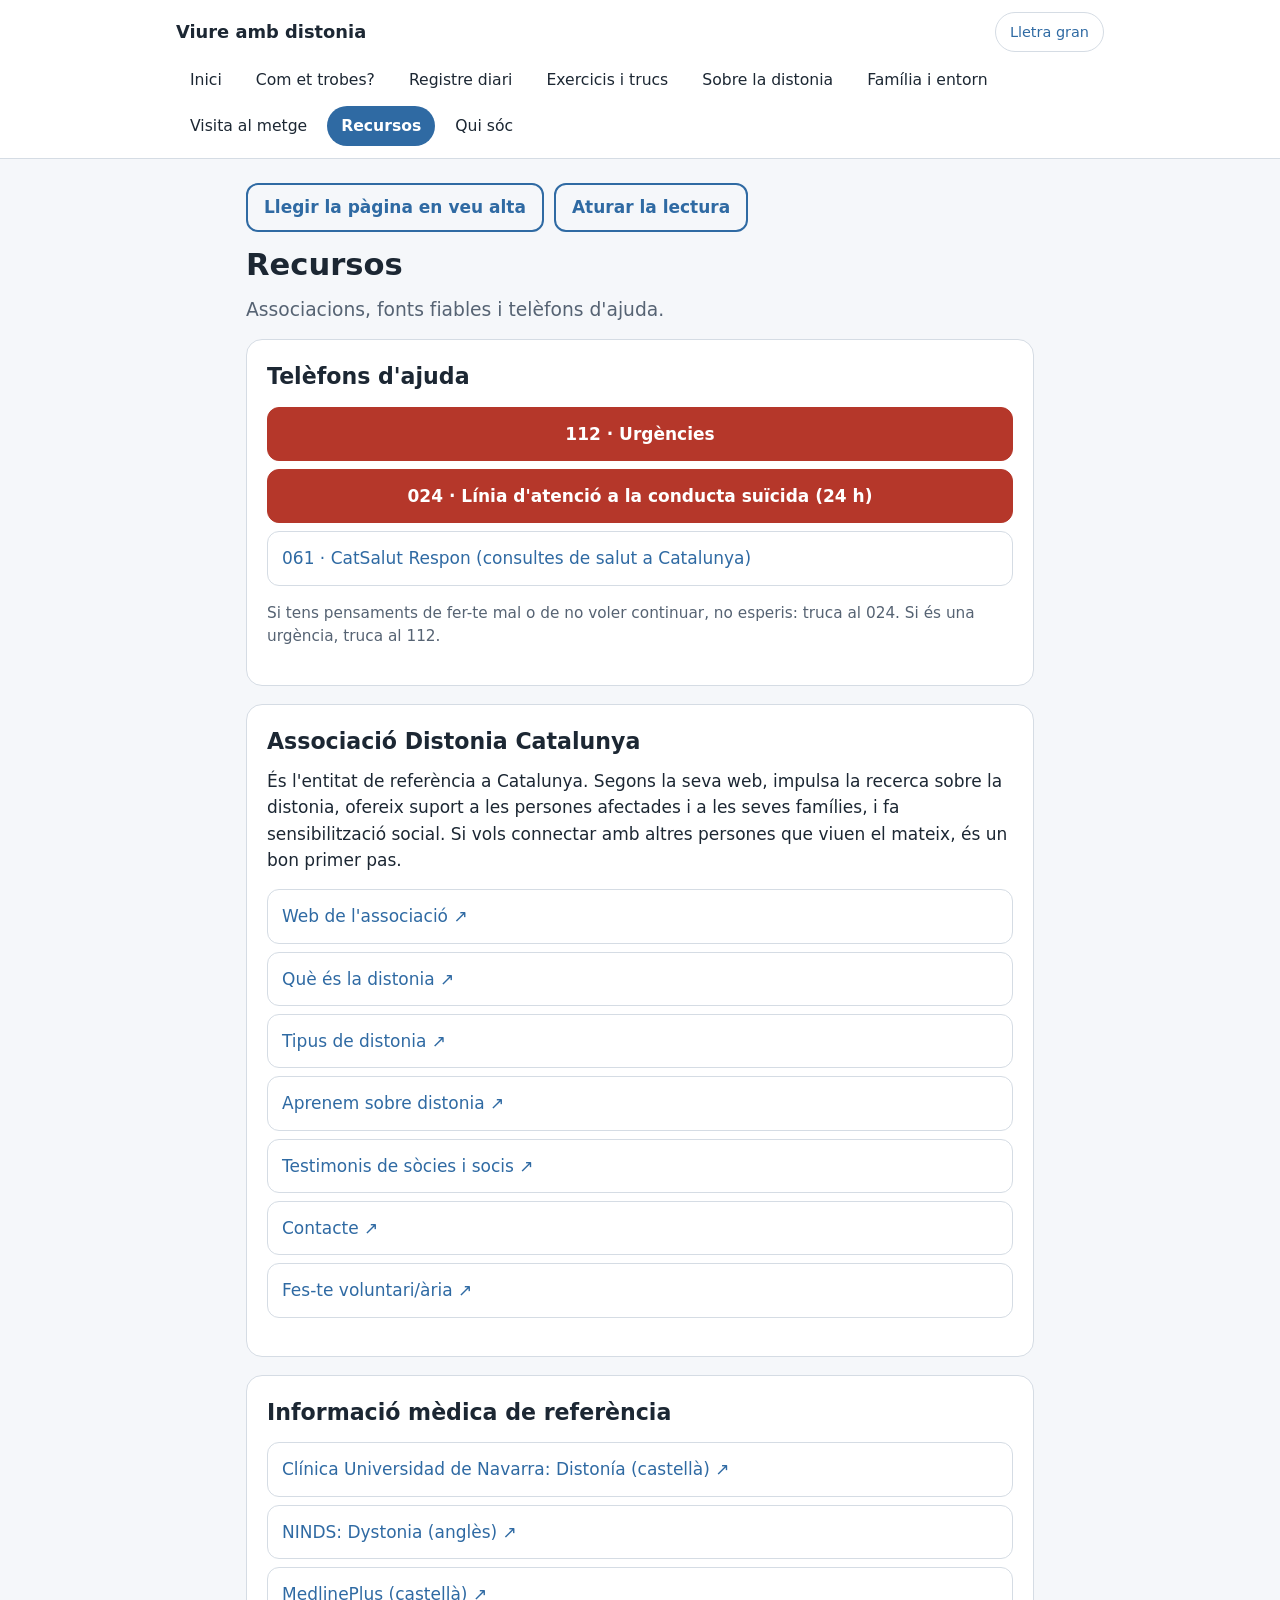
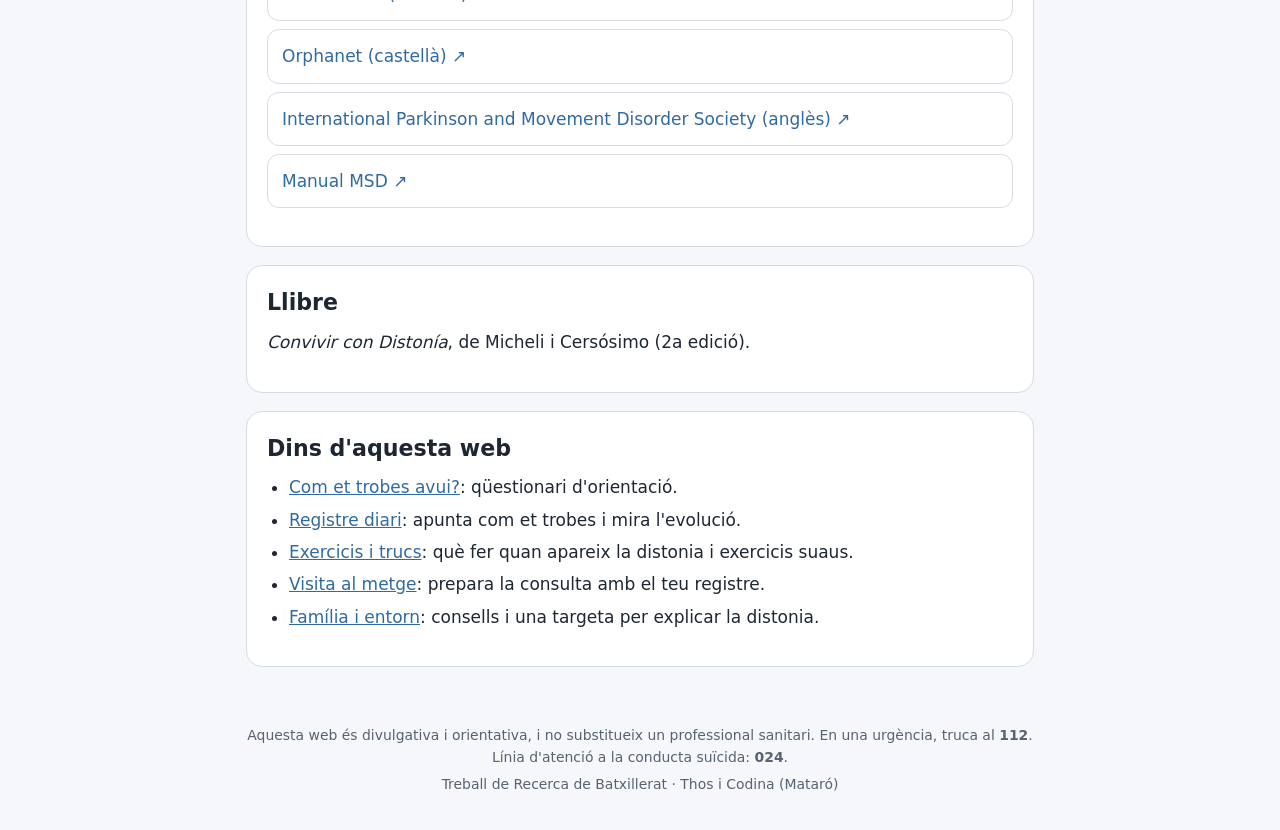
<file: recursos.html>
<!DOCTYPE html>
<html lang="ca">
<head>
  <meta charset="utf-8">
  <meta name="viewport" content="width=device-width, initial-scale=1">
  <title>Recursos · Viure amb distonia</title>
  <link rel="stylesheet" href="style.css">
</head>
<body data-llegir>
  <div id="capcalera"></div>

  <main id="contingut">
    <h1>Recursos</h1>
    <p class="lead">Associacions, fonts fiables i telèfons d'ajuda.</p>

    <section class="card">
      <h2>Telèfons d'ajuda</h2>
      <div class="enllacos">
        <a class="enllac tel" href="tel:112">112 · Urgències</a>
        <a class="enllac tel" href="tel:024">024 · Línia d'atenció a la conducta suïcida (24 h)</a>
        <a class="enllac" href="tel:061">061 · CatSalut Respon (consultes de salut a Catalunya)</a>
      </div>
      <p class="muted">Si tens pensaments de fer-te mal o de no voler continuar, no esperis: truca al 024. Si és una urgència, truca al 112.</p>
    </section>

    <section class="card">
      <h2>Associació Distonia Catalunya</h2>
      <p>És l'entitat de referència a Catalunya. Segons la seva web, impulsa la recerca sobre la distonia, ofereix suport a les persones afectades i a les seves famílies, i fa sensibilització social. Si vols connectar amb altres persones que viuen el mateix, és un bon primer pas.</p>
      <div class="enllacos">
        <a class="enllac" href="https://distonia.cat/" target="_blank" rel="noopener noreferrer">Web de l'associació ↗</a>
        <a class="enllac" href="https://distonia.cat/que-es-la-distonia/" target="_blank" rel="noopener noreferrer">Què és la distonia ↗</a>
        <a class="enllac" href="https://distonia.cat/tipus-de-distonia/" target="_blank" rel="noopener noreferrer">Tipus de distonia ↗</a>
        <a class="enllac" href="https://distonia.cat/aprenem-sobre-distonia/" target="_blank" rel="noopener noreferrer">Aprenem sobre distonia ↗</a>
        <a class="enllac" href="https://distonia.cat/testimonis-de-socies-i-socis/" target="_blank" rel="noopener noreferrer">Testimonis de sòcies i socis ↗</a>
        <a class="enllac" href="https://distonia.cat/contacteunos/" target="_blank" rel="noopener noreferrer">Contacte ↗</a>
        <a class="enllac" href="https://distonia.cat/voluntari/" target="_blank" rel="noopener noreferrer">Fes-te voluntari/ària ↗</a>
      </div>
    </section>

    <section class="card">
      <h2>Informació mèdica de referència</h2>
      <div class="enllacos">
        <a class="enllac" href="https://www.cun.es/enfermedades-tratamientos/enfermedades/distonia" target="_blank" rel="noopener noreferrer">Clínica Universidad de Navarra: Distonía (castellà) ↗</a>
        <a class="enllac" href="https://www.ninds.nih.gov/health-information/disorders/dystonia" target="_blank" rel="noopener noreferrer">NINDS: Dystonia (anglès) ↗</a>
        <a class="enllac" href="https://medlineplus.gov/spanish/" target="_blank" rel="noopener noreferrer">MedlinePlus (castellà) ↗</a>
        <a class="enllac" href="https://www.orpha.net/es/disease/detail/256" target="_blank" rel="noopener noreferrer">Orphanet (castellà) ↗</a>
        <a class="enllac" href="https://www.movementdisorders.org/" target="_blank" rel="noopener noreferrer">International Parkinson and Movement Disorder Society (anglès) ↗</a>
        <a class="enllac" href="https://www.msdmanuals.com/" target="_blank" rel="noopener noreferrer">Manual MSD ↗</a>
      </div>
    </section>

    <section class="card">
      <h2>Llibre</h2>
      <p><em>Convivir con Distonía</em>, de Micheli i Cersósimo (2a edició).</p>
    </section>

    <section class="card">
      <h2>Dins d'aquesta web</h2>
      <ul>
        <li><a href="orientacio.html">Com et trobes avui?</a>: qüestionari d'orientació.</li>
        <li><a href="registre.html">Registre diari</a>: apunta com et trobes i mira l'evolució.</li>
        <li><a href="fisioterapia.html">Exercicis i trucs</a>: què fer quan apareix la distonia i exercicis suaus.</li>
        <li><a href="visita.html">Visita al metge</a>: prepara la consulta amb el teu registre.</li>
        <li><a href="entorn.html">Família i entorn</a>: consells i una targeta per explicar la distonia.</li>
      </ul>
    </section>
  </main>

  <div id="peu"></div>
  <script src="common.js"></script>
  <script src="veu.js"></script>
</body>
</html>
</file>
<file: style.css>
/* ============================================================
   ESTIL COMÚ DE LA WEB
   Pensat per ser fàcil de llegir i de prémer (botons grans),
   amb mode fosc automàtic i un botó de "lletra gran".
   ============================================================ */
:root {
  --bg: #f5f7fa; --card: #ffffff; --text: #1c2733; --muted: #566373;
  --accent: #2f6aa3; --accent-soft: #e5eef8; --on-accent: #ffffff; --border: #d5dce4;
  --neutre: #2f8660; --fisic: #2f6aa3; --emocional: #7d52a8;
  --social: #b86d1c; --info: #23828f; --urgent: #b5372a;
  --radius: 16px;
}
@media (prefers-color-scheme: dark) {
  :root {
    --bg: #13171c; --card: #1c2229; --text: #e9edf1; --muted: #a0abb7;
    --accent: #7fb0e6; --accent-soft: #263341; --on-accent: #0e1318; --border: #323b45;
    --neutre: #6fcf9f; --fisic: #7fb0e6; --emocional: #c4a0e8;
    --social: #e8a95c; --info: #6fcbd8; --urgent: #ff8a7a;
  }
}
* { box-sizing: border-box; }
html { font-size: 17px; }
html.gran { font-size: 21px; }
body {
  margin: 0; background: var(--bg); color: var(--text);
  font-family: system-ui, -apple-system, "Segoe UI", Roboto, sans-serif;
  line-height: 1.55; min-height: 100vh; display: flex; flex-direction: column;
}
a { color: var(--accent); }
h1 { font-size: 1.8rem; line-height: 1.25; margin: 0 0 12px; }
h2 { font-size: 1.3rem; line-height: 1.3; margin: 0 0 12px; }
h3 { font-size: 1.1rem; margin: 18px 0 6px; }
p { margin: 0 0 14px; }
ul, ol { margin: 0 0 14px; padding-left: 22px; }
li { margin-bottom: 6px; }
[hidden] { display: none !important; }
.muted { color: var(--muted); font-size: .9rem; }
.lead { font-size: 1.1rem; color: var(--muted); }

/* ---------- Capçalera i menú ---------- */
.salta { position: absolute; left: -999px; top: 0; background: var(--accent); color: var(--on-accent); padding: 10px 14px; z-index: 10; }
.salta:focus { left: 8px; top: 8px; }
.cap { background: var(--card); border-bottom: 1px solid var(--border); }
.cap-in { max-width: 960px; margin: 0 auto; padding: 12px 16px 4px; display: flex; flex-wrap: wrap; gap: 8px 16px; align-items: center; justify-content: space-between; }
.marca { font-weight: 700; color: var(--text); text-decoration: none; font-size: 1.05rem; }
.btn-mida { font: inherit; font-size: .85rem; cursor: pointer; background: none; color: var(--accent); border: 1.5px solid var(--border); border-radius: 99px; padding: 6px 14px; min-height: 40px; }
.btn-mida[aria-pressed="true"] { background: var(--accent-soft); border-color: var(--accent); }
.cap nav { max-width: 960px; margin: 0 auto; padding: 4px 16px 12px; }
.cap nav ul { list-style: none; margin: 0; padding: 0; display: flex; flex-wrap: wrap; gap: 6px; }
.cap nav li { margin: 0; }
.cap nav a { display: block; padding: 8px 14px; border-radius: 99px; text-decoration: none; color: var(--text); font-size: .92rem; min-height: 40px; }
.cap nav a:hover { background: var(--accent-soft); }
.cap nav a[aria-current="page"] { background: var(--accent); color: var(--on-accent); font-weight: 600; }

main { width: 100%; max-width: 820px; margin: 0 auto; padding: 24px 16px 32px; flex: 1; }
.pie { max-width: 820px; margin: 0 auto; padding: 8px 16px 28px; color: var(--muted); font-size: .82rem; text-align: center; width: 100%; }
.pie p { margin-bottom: 6px; }

/* ---------- Components ---------- */
.card { background: var(--card); border: 1px solid var(--border); border-radius: var(--radius); padding: 22px 20px; margin-bottom: 18px; }
.avis { background: var(--accent-soft); border-radius: 12px; padding: 12px 14px; font-size: .92rem; margin: 16px 0; }
.avis.urgent { background: color-mix(in srgb, var(--urgent) 10%, var(--card)); border: 1.5px solid var(--urgent); }
.error { color: var(--urgent); font-weight: 600; }

.btn, .btn-sec {
  display: inline-block; font: inherit; cursor: pointer; text-align: center; text-decoration: none;
  border-radius: 12px; padding: 13px 22px; min-height: 48px; font-weight: 600;
}
.btn { background: var(--accent); color: var(--on-accent); border: 2px solid var(--accent); }
.btn-sec { background: none; color: var(--accent); border: 2px solid var(--accent); }
.btn:hover { opacity: .92; }
.btn-sec:hover { background: var(--accent-soft); }
.btn.bloc, .btn-sec.bloc { display: block; width: 100%; }

/* ---------- Veu ---------- */
.barra-veu { display: flex; flex-wrap: wrap; gap: 10px; align-items: center; margin: 0 0 14px; }
.barra-veu .btn-sec { padding: 9px 16px; min-height: 44px; }
.veu-estat { min-height: 1.5em; margin: 6px 0 10px; }

/* ---------- Lectura per apartats ---------- */
.apartat { display: flex; gap: 10px; align-items: flex-start; margin-bottom: 10px; }
.apartat > details.acordio { flex: 1; min-width: 0; margin-bottom: 0; }
.btn-apartat {
  flex: none; font: inherit; font-weight: 600; cursor: pointer; min-height: 52px; min-width: 96px;
  padding: 0 14px; border-radius: 14px; color: var(--accent); background: var(--card); border: 2px solid var(--accent);
}
/* En pantalles petites, amb l'apartat obert el botó passa a dalt i ocupa tot l'ample (el text guanya espai) */
@media (max-width: 560px) {
  .apartat:has(> details[open]) { flex-direction: column-reverse; align-items: stretch; gap: 8px; }
  .apartat:has(> details[open]) > details.acordio { flex: none; }
  .apartat:has(> details[open]) > .btn-apartat { width: 100%; }
}
.btn-apartat:hover { background: var(--accent-soft); }
.btn-apartat[aria-pressed="true"] { background: var(--accent); color: var(--on-accent); }
.atura-flotant {
  position: fixed; left: 16px; right: 16px; bottom: 16px; max-width: 520px; margin: 0 auto; z-index: 20;
  min-height: 58px; font-size: 1.05rem; box-shadow: 0 6px 20px rgba(0, 0, 0, .35);
}
body.llegint { padding-bottom: 90px; }

/* ---------- Pàgina d'exercicis i trucs ---------- */
.salts { display: flex; flex-wrap: wrap; gap: 8px; margin: 0 0 18px; padding: 0; list-style: none; }
.salts li { margin: 0; }
.salts a {
  display: block; padding: 9px 14px; border-radius: 99px; border: 1.5px solid var(--border); background: var(--card);
  color: var(--accent); text-decoration: none; font-weight: 500; font-size: .92rem; min-height: 44px;
}
.salts a:hover, .salts a:focus-visible { border-color: var(--accent); background: var(--accent-soft); outline: none; }
ol.passos { padding-left: 0; list-style: none; counter-reset: pas; margin: 12px 0; }
ol.passos li { counter-increment: pas; position: relative; padding: 4px 0 4px 46px; margin-bottom: 14px; }
ol.passos li::before {
  content: counter(pas); position: absolute; left: 0; top: 2px; width: 34px; height: 34px; border-radius: 50%;
  background: var(--accent); color: var(--on-accent); font-weight: 700; display: flex; align-items: center; justify-content: center;
}
ul.trucs { list-style: none; padding: 0; margin: 0 0 14px; }
.truc { padding: 12px 0; border-bottom: 1px solid var(--border); margin: 0; }
.truc:last-child { border-bottom: none; }
.truc .chip { display: block; width: max-content; max-width: 100%; margin-top: 10px; }
.truc-zona { color: var(--muted); font-weight: 600; }
.meus-trucs .truc { display: flex; gap: 10px; justify-content: space-between; align-items: flex-start; flex-wrap: wrap; }
.meus-trucs .enllac-btn { padding: 4px 0; }
.resp-escena { display: flex; justify-content: center; align-items: center; height: 230px; }
.resp-cercle {
  width: 90px; height: 90px; border-radius: 50%; background: var(--accent); opacity: .85;
  transition-property: transform; transition-timing-function: ease-in-out; transition-duration: 4s; transform: scale(1);
}
.resp-cercle.gran { transform: scale(2.3); }
.resp-text { font-size: 1.3rem; font-weight: 600; text-align: center; min-height: 2em; }
.opcio .num { font-weight: 700; margin-right: 8px; color: var(--accent); }
.opcio.triada { border-color: var(--accent); background: var(--accent-soft); outline: 3px solid var(--accent); }
fieldset.veu { border: 1.5px solid var(--border); border-radius: 12px; padding: 12px 14px; margin: 16px 0; }
.fila { display: flex; gap: 12px; align-items: center; justify-content: space-between; margin-top: 16px; flex-wrap: wrap; }
.fila.esquerra { justify-content: flex-start; }
button.enllac-btn { font: inherit; background: none; border: none; color: var(--accent); text-decoration: underline; cursor: pointer; padding: 10px 0; min-height: 44px; }

.hero { padding: 8px 0 20px; }
.graella { display: grid; grid-template-columns: repeat(auto-fit, minmax(240px, 1fr)); gap: 14px; margin: 8px 0 20px; }
.targeta { display: block; background: var(--card); border: 1.5px solid var(--border); border-radius: var(--radius); padding: 18px; text-decoration: none; color: var(--text); }
.targeta:hover, .targeta:focus-visible { border-color: var(--accent); background: var(--accent-soft); outline: none; }
.targeta h2 { font-size: 1.1rem; margin-bottom: 6px; color: var(--accent); }
.targeta p { margin: 0; font-size: .92rem; color: var(--muted); }

/* ---------- Formularis ---------- */
.camp { display: block; margin: 0 0 16px; font-weight: 600; }
.camp input[type="text"], .camp input[type="date"], .camp textarea, .camp select {
  display: block; width: 100%; margin-top: 6px; font: inherit; font-weight: 400; color: var(--text);
  background: var(--bg); border: 1.5px solid var(--border); border-radius: 10px; padding: 11px 12px; min-height: 48px;
}
.camp textarea { resize: vertical; }
fieldset { border: none; padding: 0; margin: 0 0 18px; }
legend { font-weight: 600; margin-bottom: 8px; padding: 0; }
.chips { display: flex; flex-wrap: wrap; gap: 8px; }
.chip { position: relative; display: block; }
.chip input { position: absolute; opacity: 0; width: 100%; height: 100%; margin: 0; cursor: pointer; }
.chip span { display: block; padding: 11px 14px; min-height: 48px; border: 1.5px solid var(--border); border-radius: 12px; background: var(--card); font-size: .92rem; }
.chip:hover span { border-color: var(--accent); }
.chip input:checked + span { background: var(--accent); border-color: var(--accent); color: var(--on-accent); font-weight: 600; }
.chip input:focus-visible + span { outline: 3px solid var(--accent); outline-offset: 2px; }

/* ---------- Qüestionari ---------- */
.progress { font-size: .85rem; color: var(--muted); margin-bottom: 8px; }
.opcions { display: flex; flex-direction: column; gap: 10px; margin-top: 8px; }
.opcio { font: inherit; cursor: pointer; text-align: left; padding: 15px 16px; min-height: 52px; border-radius: 12px; color: var(--text); background: var(--card); border: 1.5px solid var(--border); }
.opcio:hover, .opcio:focus-visible { border-color: var(--accent); background: var(--accent-soft); outline: none; }
label.check { display: flex; gap: 10px; align-items: flex-start; font-size: .92rem; margin: 14px 0; }
label.check input { margin-top: 5px; width: 20px; height: 20px; flex: none; }
.final { border-left: 6px solid var(--accent); }
.final[data-cat="neutre"] { border-left-color: var(--neutre); }
.final[data-cat="fisic"] { border-left-color: var(--fisic); }
.final[data-cat="emocional"] { border-left-color: var(--emocional); }
.final[data-cat="social"] { border-left-color: var(--social); }
.final[data-cat="info"] { border-left-color: var(--info); }
.final[data-cat="urgent"] { border-left-color: var(--urgent); background: color-mix(in srgb, var(--urgent) 7%, var(--card)); }
.etiqueta { display: inline-block; font-size: .75rem; font-weight: 600; padding: 2px 10px; border-radius: 99px; background: var(--accent-soft); color: var(--muted); margin-bottom: 10px; }
.enllacos { display: flex; flex-direction: column; gap: 8px; margin: 16px 0; }
.enllac { display: block; padding: 13px 14px; border-radius: 12px; border: 1.5px solid var(--border); color: var(--accent); text-decoration: none; font-weight: 500; }
.enllac:hover { background: var(--accent-soft); }
.tel { background: var(--urgent); color: #fff; border-color: var(--urgent); text-align: center; font-weight: 700; }
.tel:hover { background: var(--urgent); opacity: .9; }
.resum { margin-top: 20px; padding-top: 14px; border-top: 1px solid var(--border); }
.resum summary { cursor: pointer; color: var(--muted); font-size: .9rem; }
.resum ol { padding-left: 20px; font-size: .88rem; color: var(--muted); }

/* ---------- Taules, estadístiques i gràfic ---------- */
.taula-scroll { overflow-x: auto; }
table { width: 100%; border-collapse: collapse; font-size: .88rem; margin: 10px 0; }
th, td { text-align: left; padding: 8px 8px; border-bottom: 1px solid var(--border); vertical-align: top; }
th { color: var(--muted); font-weight: 600; }
@media (max-width: 560px) { .col-extra { display: none; } }
.stats { display: grid; grid-template-columns: repeat(auto-fit, minmax(130px, 1fr)); gap: 10px; margin: 14px 0; }
.stat { background: var(--bg); border-radius: 12px; padding: 12px; }
.stat b { display: block; font-size: 1.4rem; line-height: 1.2; }
.stat span { font-size: .8rem; color: var(--muted); }
.grafic svg { width: 100%; height: auto; display: block; }
.grafic text { fill: var(--muted); font-size: 11px; font-family: inherit; }
.grafic .reixa { stroke: var(--border); stroke-width: 1; }
.grafic .s-anim { stroke: var(--accent); fill: none; stroke-width: 2.5; }
.grafic .s-fis { stroke: var(--social); fill: none; stroke-width: 2.5; stroke-dasharray: 6 4; }
.grafic .p-anim { fill: var(--accent); }
.grafic .p-fis { fill: var(--social); }
.llegenda { display: flex; flex-wrap: wrap; gap: 6px 18px; font-size: .85rem; color: var(--muted); margin-top: 6px; }
.llegenda i { display: inline-block; width: 26px; height: 0; border-top: 3px solid var(--accent); vertical-align: middle; margin-right: 6px; }
.llegenda i.fis { border-top: 3px dashed var(--social); }

/* ---------- Informació (acordions) ---------- */
details.acordio { background: var(--card); border: 1px solid var(--border); border-radius: 14px; margin-bottom: 10px; }
details.acordio > summary { cursor: pointer; padding: 16px 18px; font-weight: 600; min-height: 52px; list-style-position: inside; }
details.acordio[open] > summary { border-bottom: 1px solid var(--border); }
details.acordio > .cos { padding: 14px 18px 4px; }
.comparativa td:first-child { font-weight: 600; white-space: nowrap; }

/* ---------- Targeta per explicar la distonia ---------- */
.targeta-imprimible { border: 3px solid var(--accent); border-radius: 18px; padding: 22px; background: var(--card); max-width: 520px; }
.targeta-imprimible h3 { margin-top: 0; font-size: 1.3rem; color: var(--accent); }
.targeta-imprimible p { white-space: pre-line; margin: 0; }

@media (prefers-reduced-motion: reduce) { * { transition: none !important; scroll-behavior: auto !important; } }

/* ---------- Impressió ---------- */
@media print {
  body { background: #fff; color: #000; display: block; }
  .cap, .pie, .no-print, .salta { display: none !important; }
  main { max-width: none; padding: 0; }
  .card, details.acordio { border: 1px solid #999; break-inside: avoid; }
  a { color: #000; }
  body.print-targeta main > * { display: none !important; }
  body.print-targeta main > #zona-targeta { display: block !important; }
  body.print-targeta #zona-targeta > *:not(#targeta) { display: none !important; }
  body.print-trucs main > * { display: none !important; }
  body.print-trucs main > #meus { display: block !important; }
  .targeta-imprimible { border-color: #000; max-width: none; }
}

@media (prefers-reduced-motion: reduce) {
  .resp-cercle { transition: none !important; }
}
</file>
